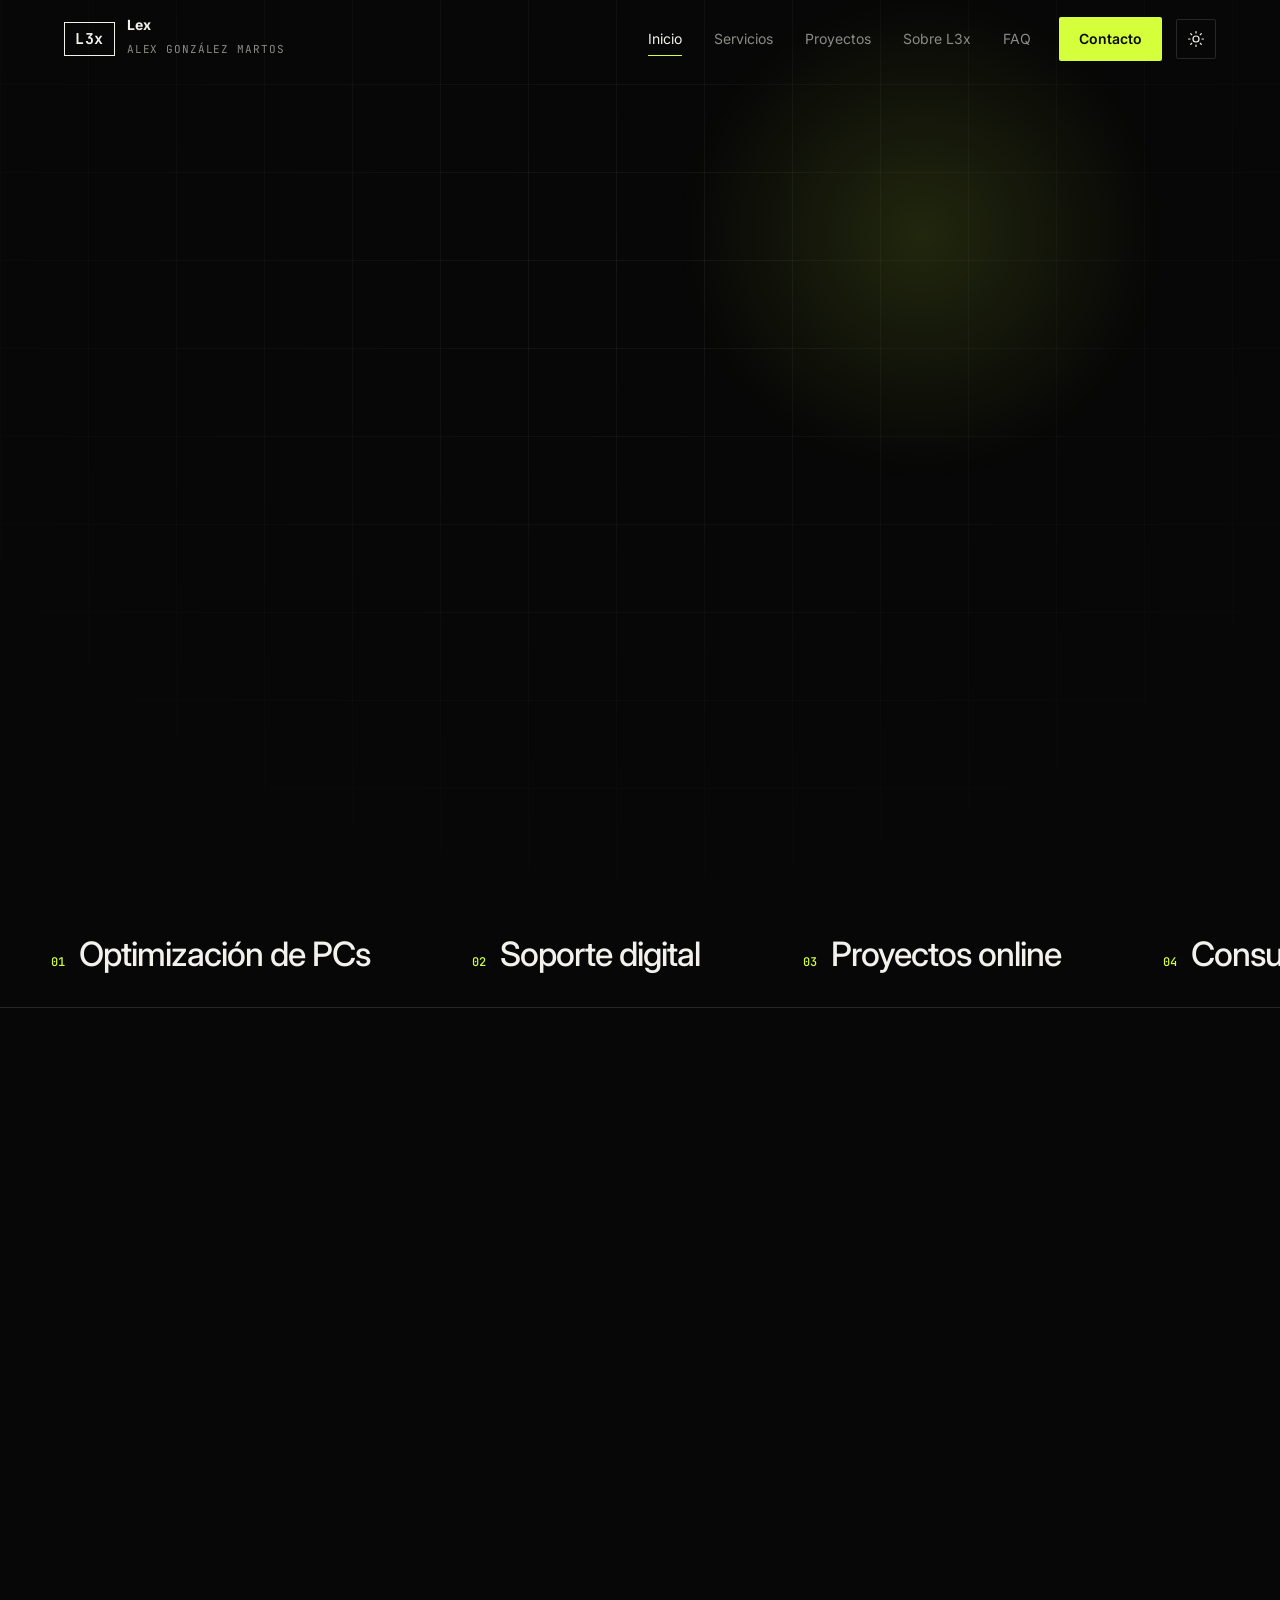
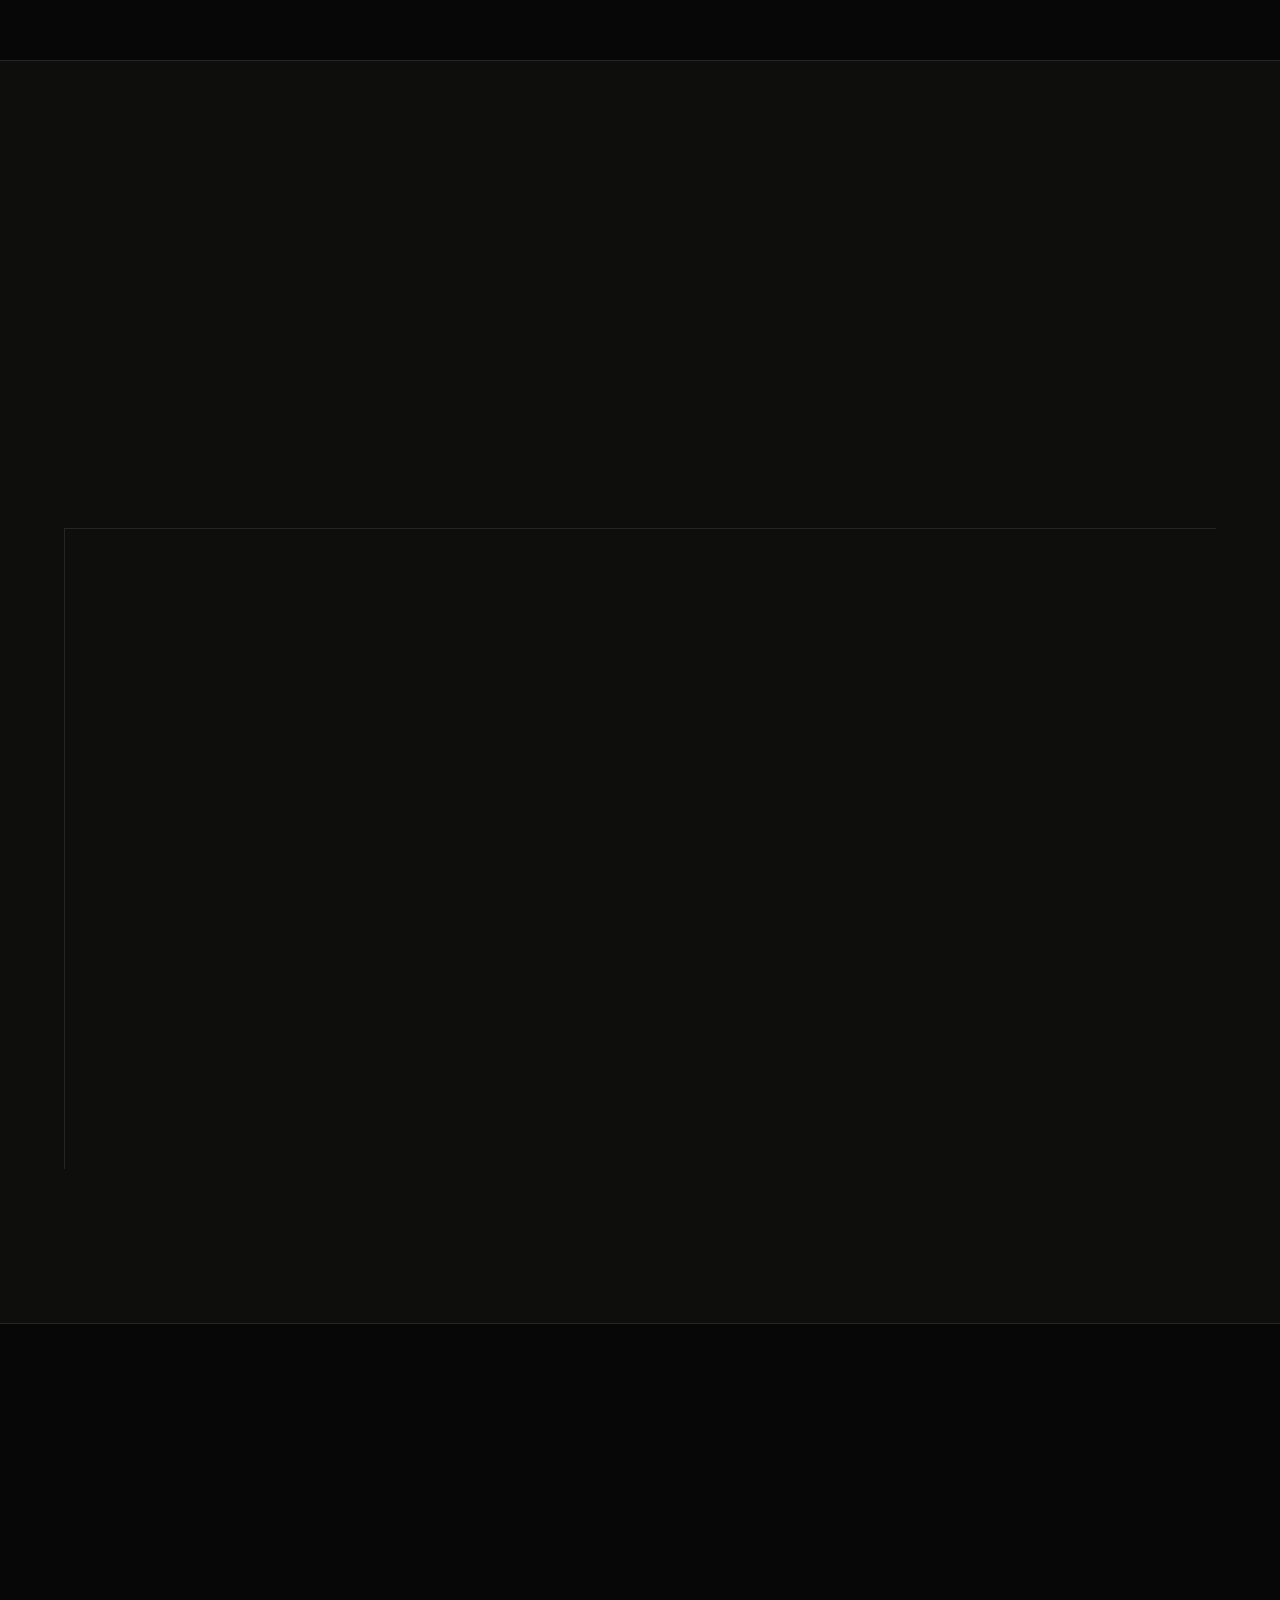
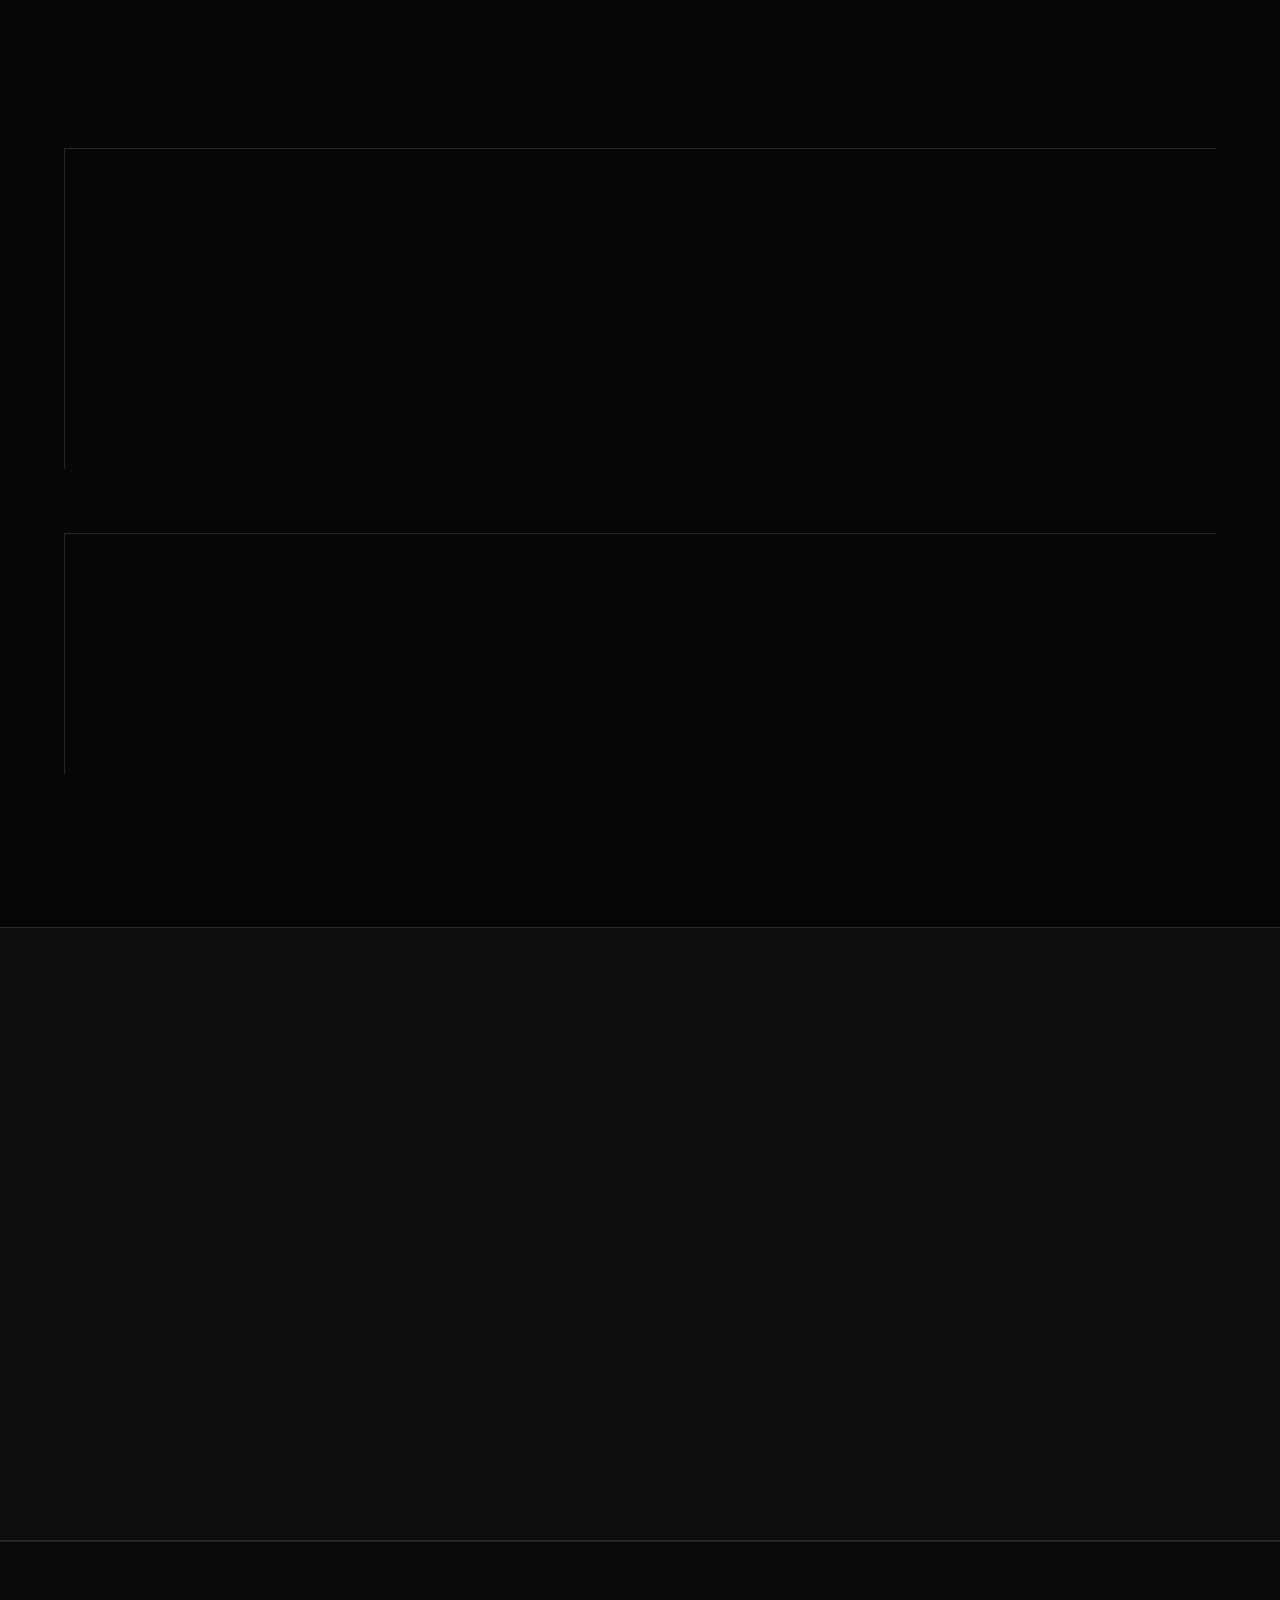
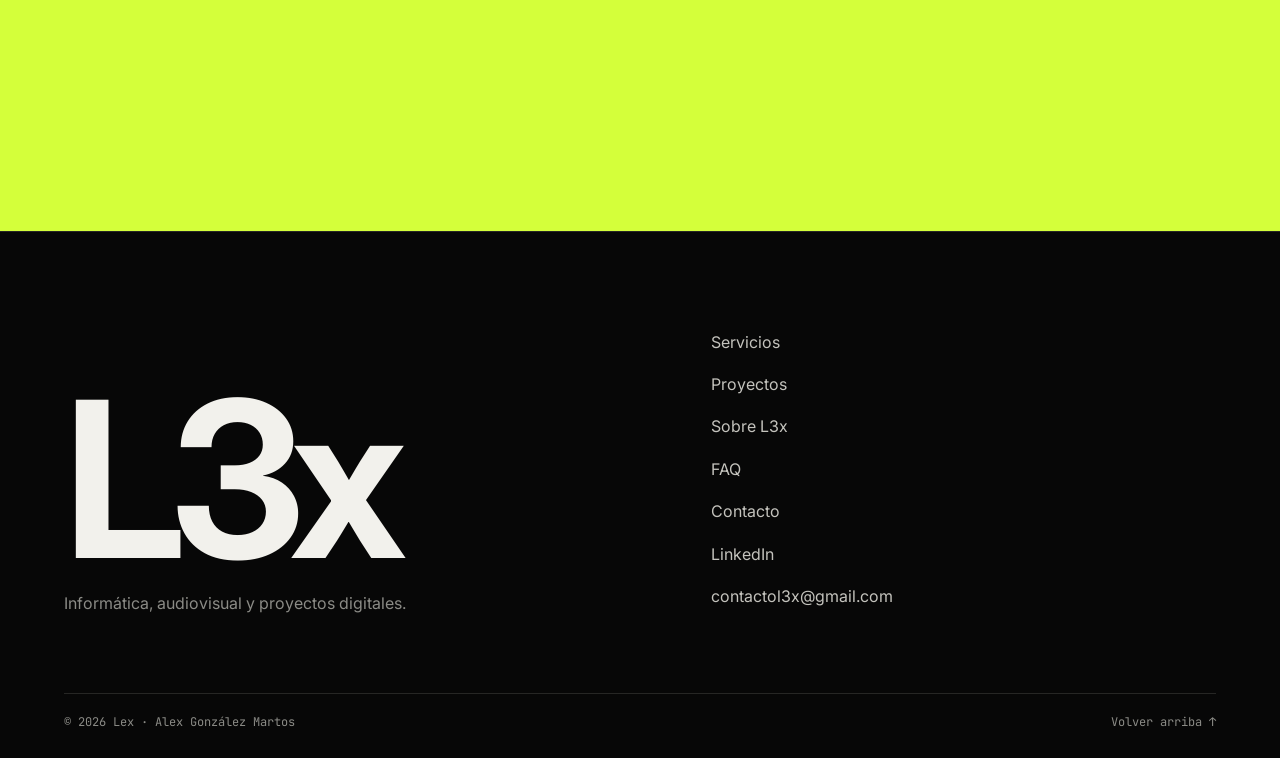
<file: index.html>
<!DOCTYPE html>
<html lang="es">
<head>
  <meta charset="UTF-8" />
  <meta name="viewport" content="width=device-width, initial-scale=1.0, viewport-fit=cover" />
  <title>L3x | Alex Gonz&aacute;lez Martos</title>
  <meta name="description" content="Web personal de Lex (Alex González Martos): informática, creatividad y audiovisual, optimización de PCs, soporte digital y proyectos online." />
  <meta name="theme-color" content="#070707" />
  <link rel="canonical" href="https://l3xatm.github.io/l3xssj.github.io/" />
  <link rel="icon" href="assets/img/favicon.svg" type="image/svg+xml" />
  <meta property="og:type" content="website" />
  <meta property="og:site_name" content="L3x" />
  <meta property="og:locale" content="es_ES" />
  <meta property="og:title" content="L3x | Alex Gonz&aacute;lez Martos" />
  <meta property="og:description" content="Web personal de Lex (Alex González Martos): informática, creatividad y audiovisual, optimización de PCs, soporte digital y proyectos online." />
  <meta property="og:url" content="https://l3xatm.github.io/l3xssj.github.io/" />
  <meta name="twitter:card" content="summary" />
  <meta name="twitter:title" content="L3x | Alex Gonz&aacute;lez Martos" />
  <meta name="twitter:description" content="Web personal de Lex (Alex González Martos): informática, creatividad y audiovisual, optimización de PCs, soporte digital y proyectos online." />
  <script>(function(r,s){r.classList.add("js");try{s=localStorage.getItem("l3x-theme")}catch(e){}r.dataset.theme=s==="light"?"light":"dark";try{if(!sessionStorage.getItem("l3x")){r.classList.add("is-intro");sessionStorage.setItem("l3x","1")}}catch(e){}})(document.documentElement)</script>
  <link rel="preconnect" href="https://fonts.googleapis.com" />
  <link rel="preconnect" href="https://fonts.gstatic.com" crossorigin />
  <link href="https://fonts.googleapis.com/css2?family=Inter:wght@400;500;600;700&family=JetBrains+Mono:wght@400;500;600;700&display=swap" rel="stylesheet" />
  <link rel="stylesheet" href="assets/css/styles.css" />
</head>
<body id="top">
  <a class="skip-link" href="#contenido">Saltar al contenido</a>
  <div class="curtain" aria-hidden="true"><span class="curtain-label">L3x</span></div>
  <div class="loader" aria-hidden="true">
    <span class="ld-corner tl"></span><span class="ld-corner tr"></span><span class="ld-corner bl"></span><span class="ld-corner br"></span>
    <span class="ld-tech tl">L3x / Portfolio</span><span class="ld-tech tr">Alex Gonz&aacute;lez Martos</span>
    <span class="ld-tech bl">Soporte t&eacute;cnico &middot; Proyectos online</span><span class="ld-tech br">ES / CA / EN B2</span>
    <div class="ld-center">
      <div class="ld-mark"><span>L3x</span></div>
      <p class="ld-init"><i></i>Iniciando entorno</p>
      <div class="ld-row"><div class="ld-bar"><b></b></div><span class="ld-pct"></span></div>
    </div>
  </div>

  <header class="site-header">
    <nav class="nav" aria-label="Navegaci&oacute;n principal">
      <a class="brand" href="index.html" aria-label="Inicio de L3x">
        <span class="brand-mark">L3x</span>
        <span class="brand-copy"><strong>Lex</strong><small>Alex Gonz&aacute;lez Martos</small></span>
      </a>
      <button class="nav-toggle" type="button" aria-expanded="false" aria-controls="main-menu" aria-label="Abrir men&uacute;"><span></span><span></span><span></span></button>
      <ul class="nav-links" id="main-menu">
        <li><a href="index.html" aria-current="page">Inicio</a></li>
        <li><a href="servicios.html">Servicios</a></li>
        <li><a href="proyectos.html">Proyectos</a></li>
        <li><a href="sobre-l3x.html">Sobre L3x</a></li>
        <li><a href="recursos.html">FAQ</a></li>
        <li><a class="nav-cta" href="contacto.html">Contacto</a></li>
      </ul>
      <button class="theme-toggle" type="button" aria-label="Cambiar a modo claro"><svg viewBox="0 0 24 24" aria-hidden="true"><g class="i-sun"><circle cx="12" cy="12" r="4"/><path d="M12 2v2M12 20v2M2 12h2M20 12h2M4.9 4.9l1.4 1.4M17.7 17.7l1.4 1.4M19.1 4.9l-1.4 1.4M6.3 17.7l-1.4 1.4"/></g><path class="i-moon" d="M20 14.5A8 8 0 0 1 9.5 4a8 8 0 1 0 10.5 10.5z"/></svg></button>
    </nav>
  </header>

  <main id="contenido">
    <section class="hero section-bleed" aria-labelledby="hero-title">
      <div class="container hero-grid">
        <div class="hero-copy reveal">
          <p class="eyebrow">Lex / inform&aacute;tica / creatividad</p>
          <h1 id="hero-title">Soy Lex: inform&aacute;tica, creatividad y proyectos propios.</h1>
          <p class="hero-text">Soy Alex González Martos, tengo 22 años y vivo en Barcelona. Estudié sistemas informáticos y también vídeo y sonido, y me muevo entre las dos cosas: arreglar y optimizar PCs, montar webs y servidores de Discord, editar vídeo y crear proyectos digitales.</p>
          <div class="hero-actions" aria-label="Acciones principales">
            <a class="button button-dark" href="contacto.html">Solicitar soporte</a>
            <a class="button button-light" href="proyectos.html">Ver proyectos</a>
          </div>
        </div>

        <aside class="system-panel reveal" aria-label="Resumen tecnico de L3x">
          <div class="panel-top">
            <span>STATUS</span>
            <strong>AVAILABLE</strong>
          </div>
          <div class="terminal-lines" aria-hidden="true">
            <span>&gt; diagnostic.scan()</span>
            <span>&gt; bottleneck.detected: true</span>
            <span>&gt; solution.path: clear</span>
            <span>&gt; execution.mode: calm</span>
          </div>
          <dl class="panel-metrics">
            <div>
              <dt>Focus</dt>
              <dd>IT + Audiovisual</dd>
            </div>
            <div>
              <dt>Mindset</dt>
              <dd>Autodidacta</dd>
            </div>
            <div>
              <dt>Languages</dt>
              <dd>ES / CA / EN B2</dd>
            </div>
          </dl>
        </aside>
      </div>
    </section>

    <section class="signal-strip" aria-label="Resumen de servicios">
      <div class="container signal-grid">
        <div>
          <span>01</span>
          <strong>Optimizaci&oacute;n de PCs</strong>
        </div>
        <div>
          <span>02</span>
          <strong>Soporte digital</strong>
        </div>
        <div>
          <span>03</span>
          <strong>Proyectos online</strong>
        </div>
        <div>
          <span>04</span>
          <strong>Consultor&iacute;a t&eacute;cnica</strong>
        </div>
      </div>
    </section>

    <section class="section" id="manifiesto">
      <div class="container split">
        <div class="section-heading reveal">
          <p class="eyebrow">Manifiesto</p>
          <h2>La tecnolog&iacute;a debe ser estable, comprensible y realmente &uacute;til.</h2>
        </div>
        <div class="content-stack reveal">
          <p>
            Mi relaci&oacute;n con la inform&aacute;tica nace de una idea sencilla: entender c&oacute;mo funcionan las cosas
            para poder mejorarlas. Desde la optimizaci&oacute;n de un PC hasta la creaci&oacute;n de un proyecto online,
            trabajo con una mentalidad pr&aacute;ctica, anal&iacute;tica y ordenada.
          </p>
          <p>No creo en soluciones improvisadas. Creo en observar, diagnosticar, mantener la calma y aplicar cambios que tengan sentido. Y cuando no hay nada que arreglar, me gusta crear: vídeo, webs, servidores de Discord, ideas que empiezan siendo una pregunta. L3x es mi sitio en Internet para juntar las dos cosas.</p>
        </div>
      </div>
    </section>

    <section class="section section-dark" id="servicios">
      <div class="container">
        <div class="section-heading reveal">
          <p class="eyebrow">Servicios destacados</p>
          <h2>Soluciones para mejorar tu entorno digital.</h2>
          <p>
            Servicios pensados para personas, creadores y peque&ntilde;os proyectos que necesitan rendimiento,
            estabilidad y una ejecuci&oacute;n t&eacute;cnica m&aacute;s clara.
          </p>
        </div>

        <div class="service-grid reveal">
          <article class="service-card">
            <span>01</span>
            <h3>Optimizaci&oacute;n de hardware y software</h3>
            <p>Revisi&oacute;n de rendimiento, procesos, drivers, almacenamiento, configuraci&oacute;n del sistema y posibles cuellos de botella.</p>
            <a href="servicios.html#optimizacion">Explorar servicio</a>
          </article>
          <article class="service-card">
            <span>02</span>
            <h3>Soporte de soluciones digitales</h3>
            <p>Acompa&ntilde;amiento para resolver incidencias, configurar herramientas y ordenar flujos de trabajo digitales.</p>
            <a href="servicios.html#soporte">Explorar servicio</a>
          </article>
          <article class="service-card">
            <span>03</span>
            <h3>Creaci&oacute;n de proyectos online</h3>
            <p>Estructura, publicaci&oacute;n y mejora de webs personales, recursos digitales y presencia online funcional.</p>
            <a href="servicios.html#online">Explorar servicio</a>
          </article>
          <article class="service-card">
            <span>04</span>
            <h3>Consultor&iacute;a t&eacute;cnica</h3>
            <p>Orientaci&oacute;n para elegir componentes, mejorar equipos y tomar decisiones tecnol&oacute;gicas con m&aacute;s seguridad.</p>
            <a href="servicios.html#consultoria">Explorar servicio</a>
          </article>
        </div>
      </div>
    </section>

    <section class="section" id="habilidades">
      <div class="container">
        <div class="section-heading reveal">
          <p class="eyebrow">Dos mitades</p>
          <h2>Informática por un lado, creatividad y audiovisual por el otro.</h2>
        </div>
        <div class="service-grid reveal">
          <article class="service-card">
            <span>Ins Lliçà</span>
            <h3>Técnico en Sistemas Microinformáticos y Redes</h3>
            <p>Hardware, redes, Linux, Ubuntu, reparación y mantenimiento de PCs, backups y bases de datos. La parte con la que arreglo, optimizo y entiendo cómo funcionan las cosas.</p>
            <a href="sobre-l3x.html#formacion">Ver formación</a>
          </article>
          <article class="service-card">
            <span>La Salle Barceloneta</span>
            <h3>Técnico en Vídeo Disc-Jockey y Sonido</h3>
            <p>Edición de vídeo, imagen y audio con Premiere, After Effects, Photoshop, GIMP y Sony Vegas. La parte con la que creo.</p>
            <a href="sobre-l3x.html#formacion">Ver formación</a>
          </article>
        </div>
        <div class="feature-grid reveal">
          <article class="feature"><h3>Curioso</h3><p>Me gusta entender cómo funcionan las cosas antes de tocarlas.</p></article>
          <article class="feature"><h3>Autodidacta</h3><p>Aprendo por mi cuenta y pruebo herramientas nuevas hasta entenderlas de verdad.</p></article>
          <article class="feature"><h3>Resolutivo</h3><p>Si algo falla, busco el origen en vez de quedarme con la primera respuesta.</p></article>
          <article class="feature"><h3>Con iniciativa</h3><p>Empiezo proyectos propios aunque aún no sepa cómo terminan: webs, Discord, herramientas digitales.</p></article>
        </div>
      </div>
    </section>

    <section class="section section-dark" id="intereses">
      <div class="container split">
        <div class="section-heading reveal">
          <p class="eyebrow">Fuera del código</p>
          <h2>Lo que me mueve cuando no estoy configurando algo.</h2>
        </div>
        <div class="content-stack reveal">
          <p>Me gustan los coches, las motos y el simracing, los videojuegos en PC, el techno, la fotografía y viajar. Soy muy del Atlético de Madrid y muy fan de Kuromi.</p>
          <ul class="tags" aria-label="Intereses"><li>Tecnología</li><li>Informática</li><li>PC gaming</li><li>Videojuegos</li><li>Simracing</li><li>Coches</li><li>Motos</li><li>Motorsport</li><li>Música</li><li>Techno</li><li>Fotografía</li><li>Audiovisual</li><li>Viajes</li><li>Geografía</li><li>Internet</li><li>Comunidades online</li></ul>
          <div class="button-row"><a class="button button-light" href="sobre-l3x.html#intereses">Conocerme mejor</a></div>
        </div>
      </div>
    </section>

    <section class="section section-muted" id="proyectos">
      <div class="container project-callout">
        <div class="section-heading reveal">
          <p class="eyebrow">Proyectos &amp; GitHub</p>
          <h2>Un espacio para experimentar, construir y evolucionar.</h2>
          <p>
            Mis proyectos muestran mi forma de aprender: probar herramientas, crear estructuras, publicar ideas y
            mejorar cada entrega con criterio t&eacute;cnico y visual.
          </p>
        </div>
        <div class="project-box reveal">
          <span>Repositorio actual</span>
          <strong>l3xatm.github.io</strong>
          <p>Explora proyectos online, avances y pruebas publicadas.</p>
          <div class="button-row">
            <a class="button button-dark" href="proyectos.html">Ver portfolio</a>
            <a class="button button-light" href="https://l3xatm.github.io/l3xssj.github.io/" target="_blank" rel="noreferrer">Abrir enlace externo</a>
          </div>
        </div>
      </div>
    </section>

    <section class="section" id="faq">
      <div class="container split">
        <div class="section-heading reveal">
          <p class="eyebrow">FAQ</p>
          <h2>Preguntas frecuentes antes de pedir soporte.</h2>
        </div>
        <div class="faq-list reveal">
          <details>
            <summary>&iquest;Puedes ayudarme si mi PC va lento?</summary>
            <p>S&iacute;. Puedo revisar procesos, almacenamiento, drivers, configuraci&oacute;n y posibles causas de bajo rendimiento para proponer mejoras concretas.</p>
          </details>
          <details>
            <summary>&iquest;La optimizaci&oacute;n implica formatear?</summary>
            <p>No necesariamente. Primero se analiza el problema. Muchas mejoras se pueden aplicar sin reinstalar el sistema completo.</p>
          </details>
          <details>
            <summary>&iquest;Recomiendas componentes o mejoras de hardware?</summary>
            <p>S&iacute;. Puedo orientar sobre RAM, almacenamiento, gr&aacute;fica, refrigeraci&oacute;n u otros componentes seg&uacute;n uso y presupuesto.</p>
          </details>
          <details>
            <summary>&iquest;Trabajas con proyectos online?</summary>
            <p>S&iacute;. Puedo colaborar en p&aacute;ginas personales, recursos digitales, estructura web, publicaci&oacute;n de proyectos y soporte relacionado.</p>
          </details>
        </div>
      </div>
    </section>

    <section class="section section-dark cta-section">
      <div class="container cta-grid reveal">
        <div>
          <p class="eyebrow">Contacto</p>
          <h2>Hablemos de c&oacute;mo mejorar tu entorno tecnol&oacute;gico.</h2>
        </div>
        <div>
          <p>Si necesitas optimizar tu PC, resolver una incidencia o dar forma a un proyecto digital, escríbeme directamente. Y si solo quieres conocerme mejor o comentar una idea, también.</p>
          <div class="button-row">
            <a class="button button-light-on-dark" href="mailto:contactol3x@gmail.com">contactol3x@gmail.com</a>
            <a class="button button-outline-on-dark" href="tel:+34683269557">683 26 95 57</a>
            <a class="button button-outline-on-dark" href="https://www.linkedin.com/in/alex-gonz%C3%A1lez-martos-838162229/" target="_blank" rel="noopener noreferrer">LinkedIn</a>
          </div>
        </div>
      </div>
    </section>
  </main>

  <footer class="site-footer">
    <div class="container footer-grid">
      <div><strong>L3x</strong><p>Inform&aacute;tica, audiovisual y proyectos digitales.</p></div>
      <nav aria-label="Navegaci&oacute;n secundaria">
        <a href="servicios.html">Servicios</a>
        <a href="proyectos.html">Proyectos</a>
        <a href="sobre-l3x.html">Sobre L3x</a>
        <a href="recursos.html">FAQ</a>
        <a href="contacto.html">Contacto</a>
        <a href="https://www.linkedin.com/in/alex-gonz%C3%A1lez-martos-838162229/" target="_blank" rel="noopener noreferrer">LinkedIn</a>
        <a href="mailto:contactol3x@gmail.com">contactol3x@gmail.com</a>
      </nav>
    </div>
    <div class="container footer-base"><span>&copy; <span data-year>2026</span> Lex &middot; Alex Gonz&aacute;lez Martos</span><a href="#top">Volver arriba &uarr;</a></div>
  </footer>

  <script src="assets/js/main.js"></script>
</body>
</html>
</file>
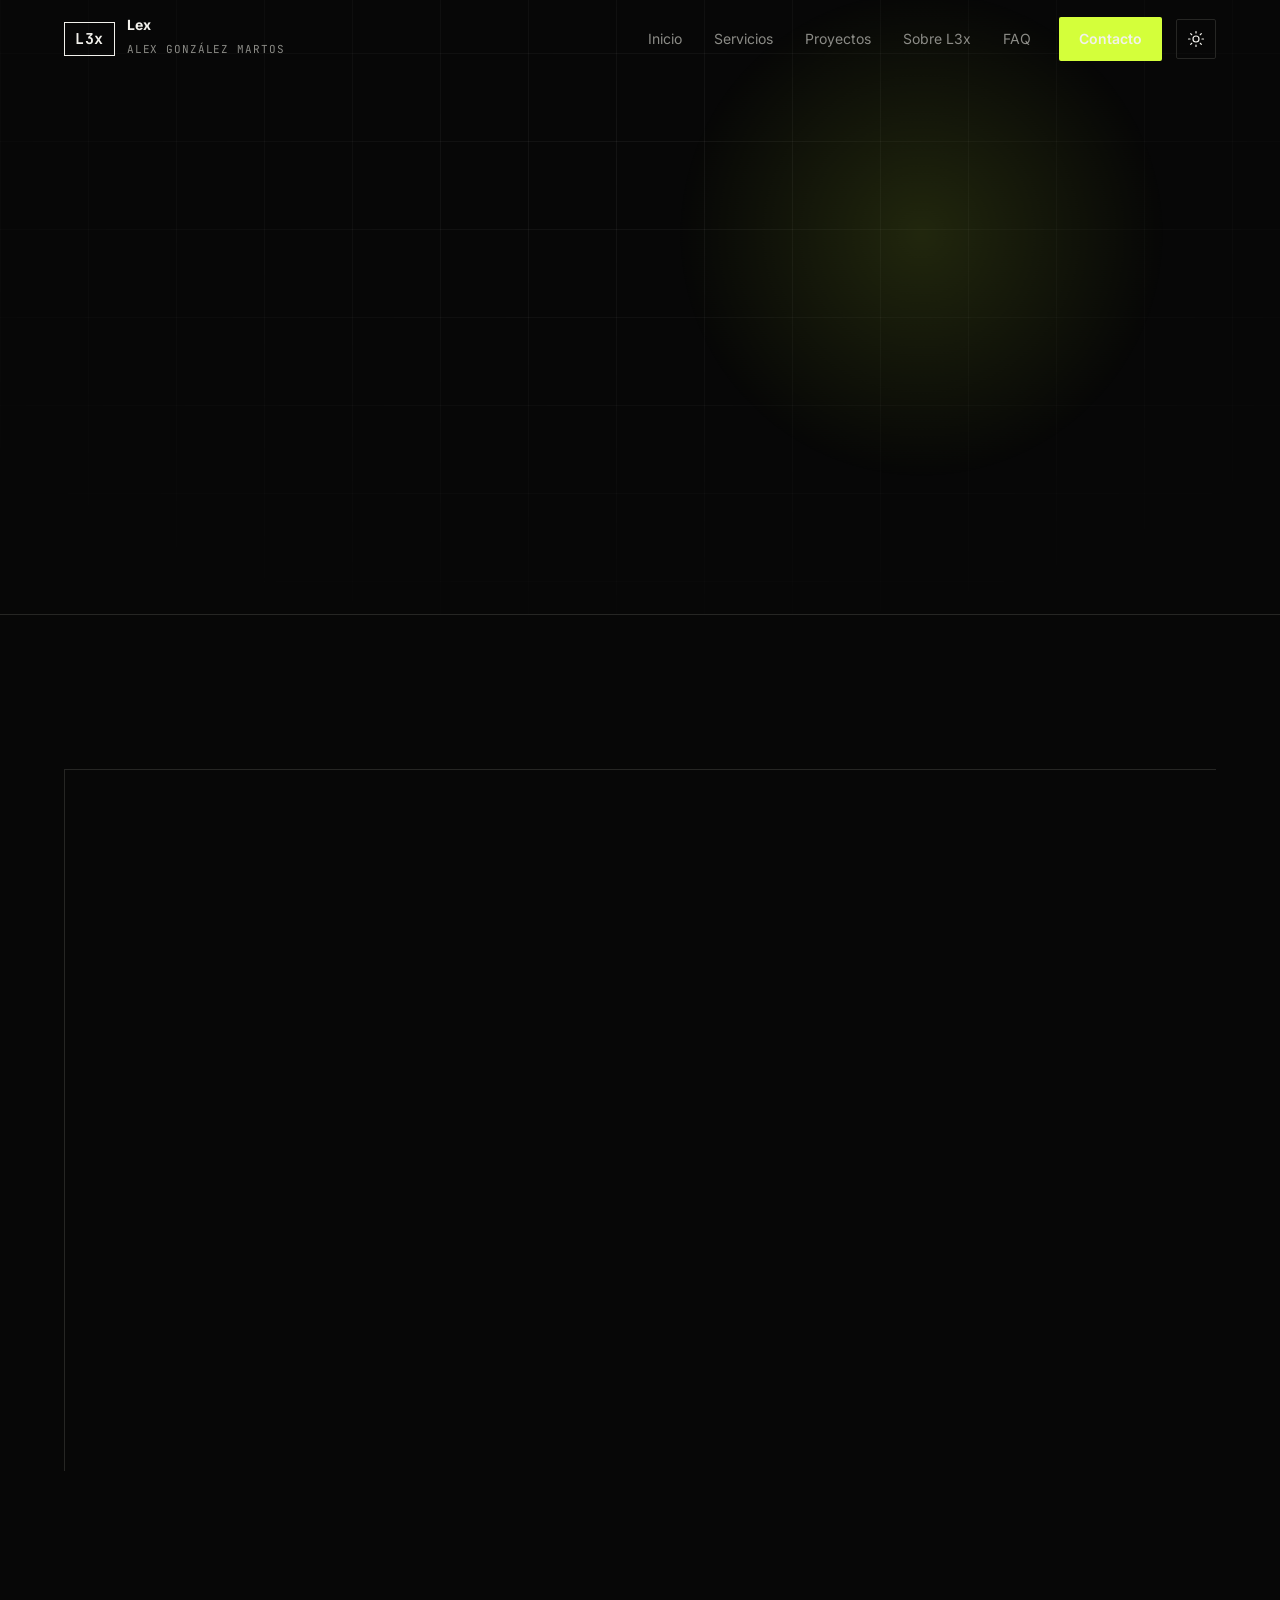
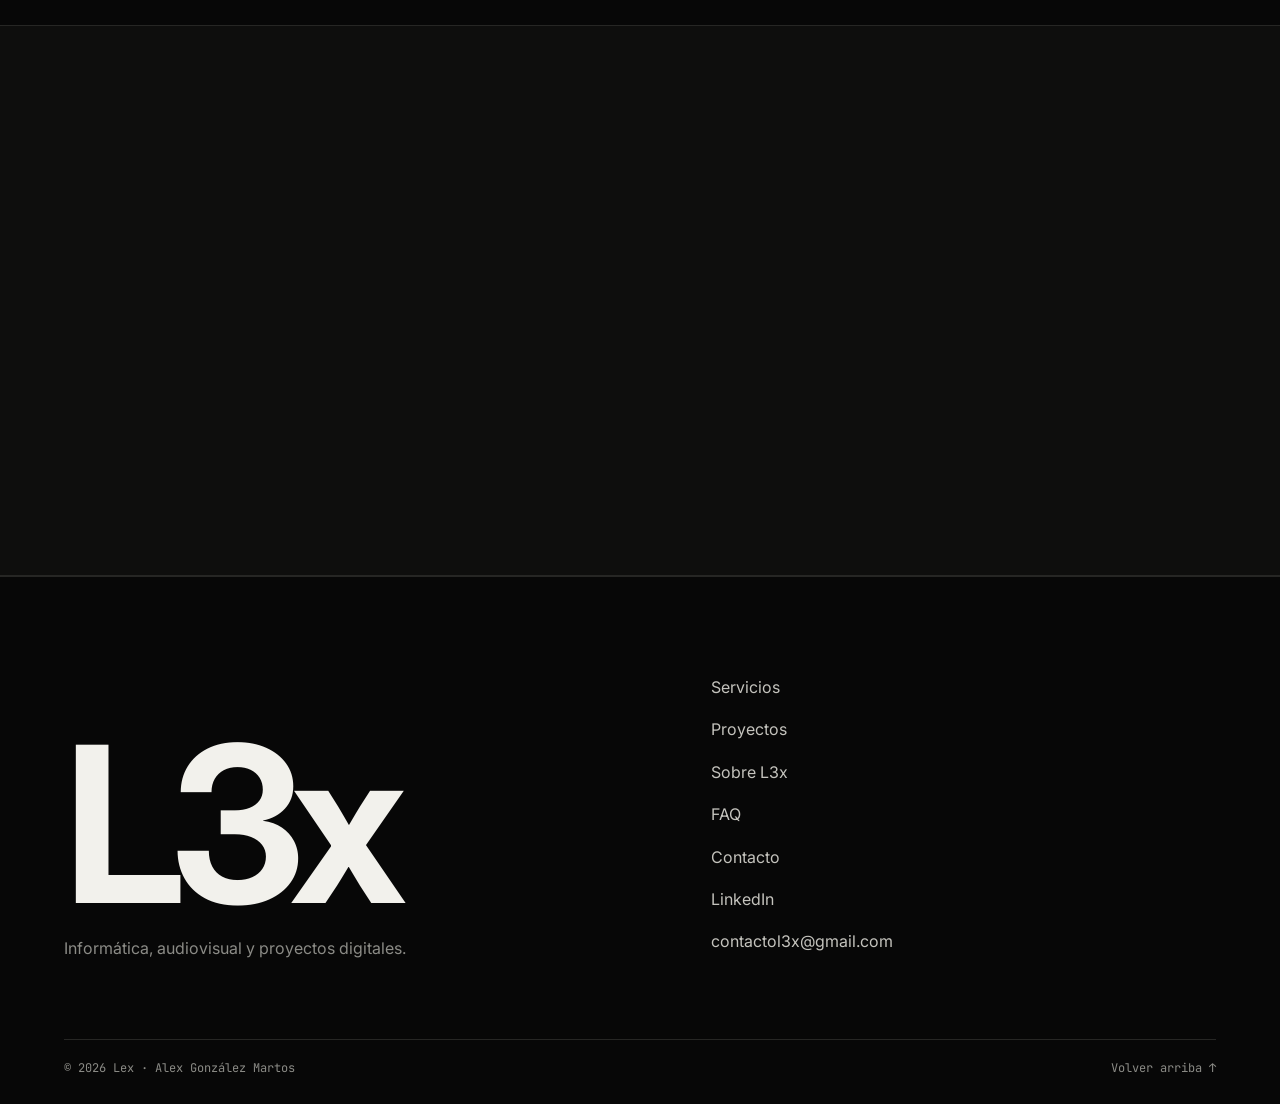
<file: contacto.html>
<!DOCTYPE html>
<html lang="es">
<head>
  <meta charset="UTF-8" />
  <meta name="viewport" content="width=device-width, initial-scale=1.0, viewport-fit=cover" />
  <title>Contacto | L3x</title>
  <meta name="description" content="Contacto de L3x: soporte técnico, optimizacion de PCs y proyectos digitales." />
  <meta name="theme-color" content="#070707" />
  <link rel="canonical" href="https://l3xatm.github.io/l3xssj.github.io/contacto.html" />
  <link rel="icon" href="assets/img/favicon.svg" type="image/svg+xml" />
  <meta property="og:type" content="website" />
  <meta property="og:site_name" content="L3x" />
  <meta property="og:locale" content="es_ES" />
  <meta property="og:title" content="Contacto | L3x" />
  <meta property="og:description" content="Contacto de L3x: soporte técnico, optimizacion de PCs y proyectos digitales." />
  <meta property="og:url" content="https://l3xatm.github.io/l3xssj.github.io/contacto.html" />
  <meta name="twitter:card" content="summary" />
  <meta name="twitter:title" content="Contacto | L3x" />
  <meta name="twitter:description" content="Contacto de L3x: soporte técnico, optimizacion de PCs y proyectos digitales." />
  <script>(function(r,s){r.classList.add("js");try{s=localStorage.getItem("l3x-theme")}catch(e){}r.dataset.theme=s==="light"?"light":"dark";try{if(!sessionStorage.getItem("l3x")){r.classList.add("is-intro");sessionStorage.setItem("l3x","1")}}catch(e){}})(document.documentElement)</script>
  <link rel="preconnect" href="https://fonts.googleapis.com" />
  <link rel="preconnect" href="https://fonts.gstatic.com" crossorigin />
  <link href="https://fonts.googleapis.com/css2?family=Inter:wght@400;500;600;700&family=JetBrains+Mono:wght@400;500;600;700&display=swap" rel="stylesheet" />
  <link rel="stylesheet" href="assets/css/styles.css" />
</head>
<body id="top">
  <a class="skip-link" href="#contenido">Saltar al contenido</a>
  <div class="curtain" aria-hidden="true"><span class="curtain-label">Contacto</span></div>
  <div class="loader" aria-hidden="true">
    <span class="ld-corner tl"></span><span class="ld-corner tr"></span><span class="ld-corner bl"></span><span class="ld-corner br"></span>
    <span class="ld-tech tl">L3x / Portfolio</span><span class="ld-tech tr">Alex Gonz&aacute;lez Martos</span>
    <span class="ld-tech bl">Soporte t&eacute;cnico &middot; Proyectos online</span><span class="ld-tech br">ES / CA / EN B2</span>
    <div class="ld-center">
      <div class="ld-mark"><span>L3x</span></div>
      <p class="ld-init"><i></i>Iniciando entorno</p>
      <div class="ld-row"><div class="ld-bar"><b></b></div><span class="ld-pct"></span></div>
    </div>
  </div>

  <header class="site-header">
    <nav class="nav" aria-label="Navegaci&oacute;n principal">
      <a class="brand" href="index.html" aria-label="Inicio de L3x">
        <span class="brand-mark">L3x</span>
        <span class="brand-copy"><strong>Lex</strong><small>Alex Gonz&aacute;lez Martos</small></span>
      </a>
      <button class="nav-toggle" type="button" aria-expanded="false" aria-controls="main-menu" aria-label="Abrir men&uacute;"><span></span><span></span><span></span></button>
      <ul class="nav-links" id="main-menu">
        <li><a href="index.html">Inicio</a></li>
        <li><a href="servicios.html">Servicios</a></li>
        <li><a href="proyectos.html">Proyectos</a></li>
        <li><a href="sobre-l3x.html">Sobre L3x</a></li>
        <li><a href="recursos.html">FAQ</a></li>
        <li><a class="nav-cta" href="contacto.html" aria-current="page">Contacto</a></li>
      </ul>
      <button class="theme-toggle" type="button" aria-label="Cambiar a modo claro"><svg viewBox="0 0 24 24" aria-hidden="true"><g class="i-sun"><circle cx="12" cy="12" r="4"/><path d="M12 2v2M12 20v2M2 12h2M20 12h2M4.9 4.9l1.4 1.4M17.7 17.7l1.4 1.4M19.1 4.9l-1.4 1.4M6.3 17.7l-1.4 1.4"/></g><path class="i-moon" d="M20 14.5A8 8 0 0 1 9.5 4a8 8 0 1 0 10.5 10.5z"/></svg></button>
    </nav>
  </header>

  <main id="contenido">
    <section class="page-hero section-bleed">
      <div class="container narrow reveal">
        <p class="eyebrow">Contacto</p>
        <h1>Cu&eacute;ntame qu&eacute; necesitas resolver.</h1>
        <p>
          Escr&iacute;beme con el problema, el equipo, el proyecto o la idea. Te responder&eacute; con una primera orientaci&oacute;n
          clara y accionable.
        </p>
      </div>
    </section>

    <section class="section">
      <div class="container contact-grid">
        <div class="contact-card reveal">
          <span>Email</span>
          <h2>contactol3x@gmail.com</h2>
          <p>La mejor opci&oacute;n para explicar el contexto con detalle.</p>
          <a class="button button-dark" href="mailto:contactol3x@gmail.com">Enviar email</a>
        </div>
        <div class="contact-card reveal">
          <span>Tel&eacute;fono</span>
          <h2>683 26 95 57</h2>
          <p>Contacto directo para consultas concretas o disponibilidad.</p>
          <a class="button button-light" href="tel:+34683269557">Llamar</a>
        </div>
        <div class="contact-card wide reveal">
          <span>LinkedIn</span>
          <h2>Alex González Martos</h2>
          <p>Mi perfil profesional, por si prefieres conectar o echarle un vistazo.</p>
          <a class="button button-light" href="https://www.linkedin.com/in/alex-gonz%C3%A1lez-martos-838162229/" target="_blank" rel="noopener noreferrer">Ver perfil</a>
        </div>
      </div>
    </section>

    <section class="section section-dark">
      <div class="container split">
        <div class="section-heading reveal">
          <p class="eyebrow">Para responder mejor</p>
          <h2>Incluye estos datos en tu mensaje.</h2>
        </div>
        <div class="content-stack reveal">
          <ul class="clean-list">
            <li>Tipo de equipo, sistema operativo o herramienta implicada.</li>
            <li>Qu&eacute; problema aparece y desde cu&aacute;ndo ocurre.</li>
            <li>Qu&eacute; has intentado ya, si has probado alguna soluci&oacute;n.</li>
            <li>Objetivo final: optimizar, reparar, decidir compra o crear proyecto.</li>
          </ul>
        </div>
      </div>
    </section>
  </main>

  <footer class="site-footer">
    <div class="container footer-grid">
      <div><strong>L3x</strong><p>Inform&aacute;tica, audiovisual y proyectos digitales.</p></div>
      <nav aria-label="Navegaci&oacute;n secundaria">
        <a href="servicios.html">Servicios</a>
        <a href="proyectos.html">Proyectos</a>
        <a href="sobre-l3x.html">Sobre L3x</a>
        <a href="recursos.html">FAQ</a>
        <a href="contacto.html">Contacto</a>
        <a href="https://www.linkedin.com/in/alex-gonz%C3%A1lez-martos-838162229/" target="_blank" rel="noopener noreferrer">LinkedIn</a>
        <a href="mailto:contactol3x@gmail.com">contactol3x@gmail.com</a>
      </nav>
    </div>
    <div class="container footer-base"><span>&copy; <span data-year>2026</span> Lex &middot; Alex Gonz&aacute;lez Martos</span><a href="#top">Volver arriba &uarr;</a></div>
  </footer>

  <script src="assets/js/main.js"></script>
</body>
</html>
</file>
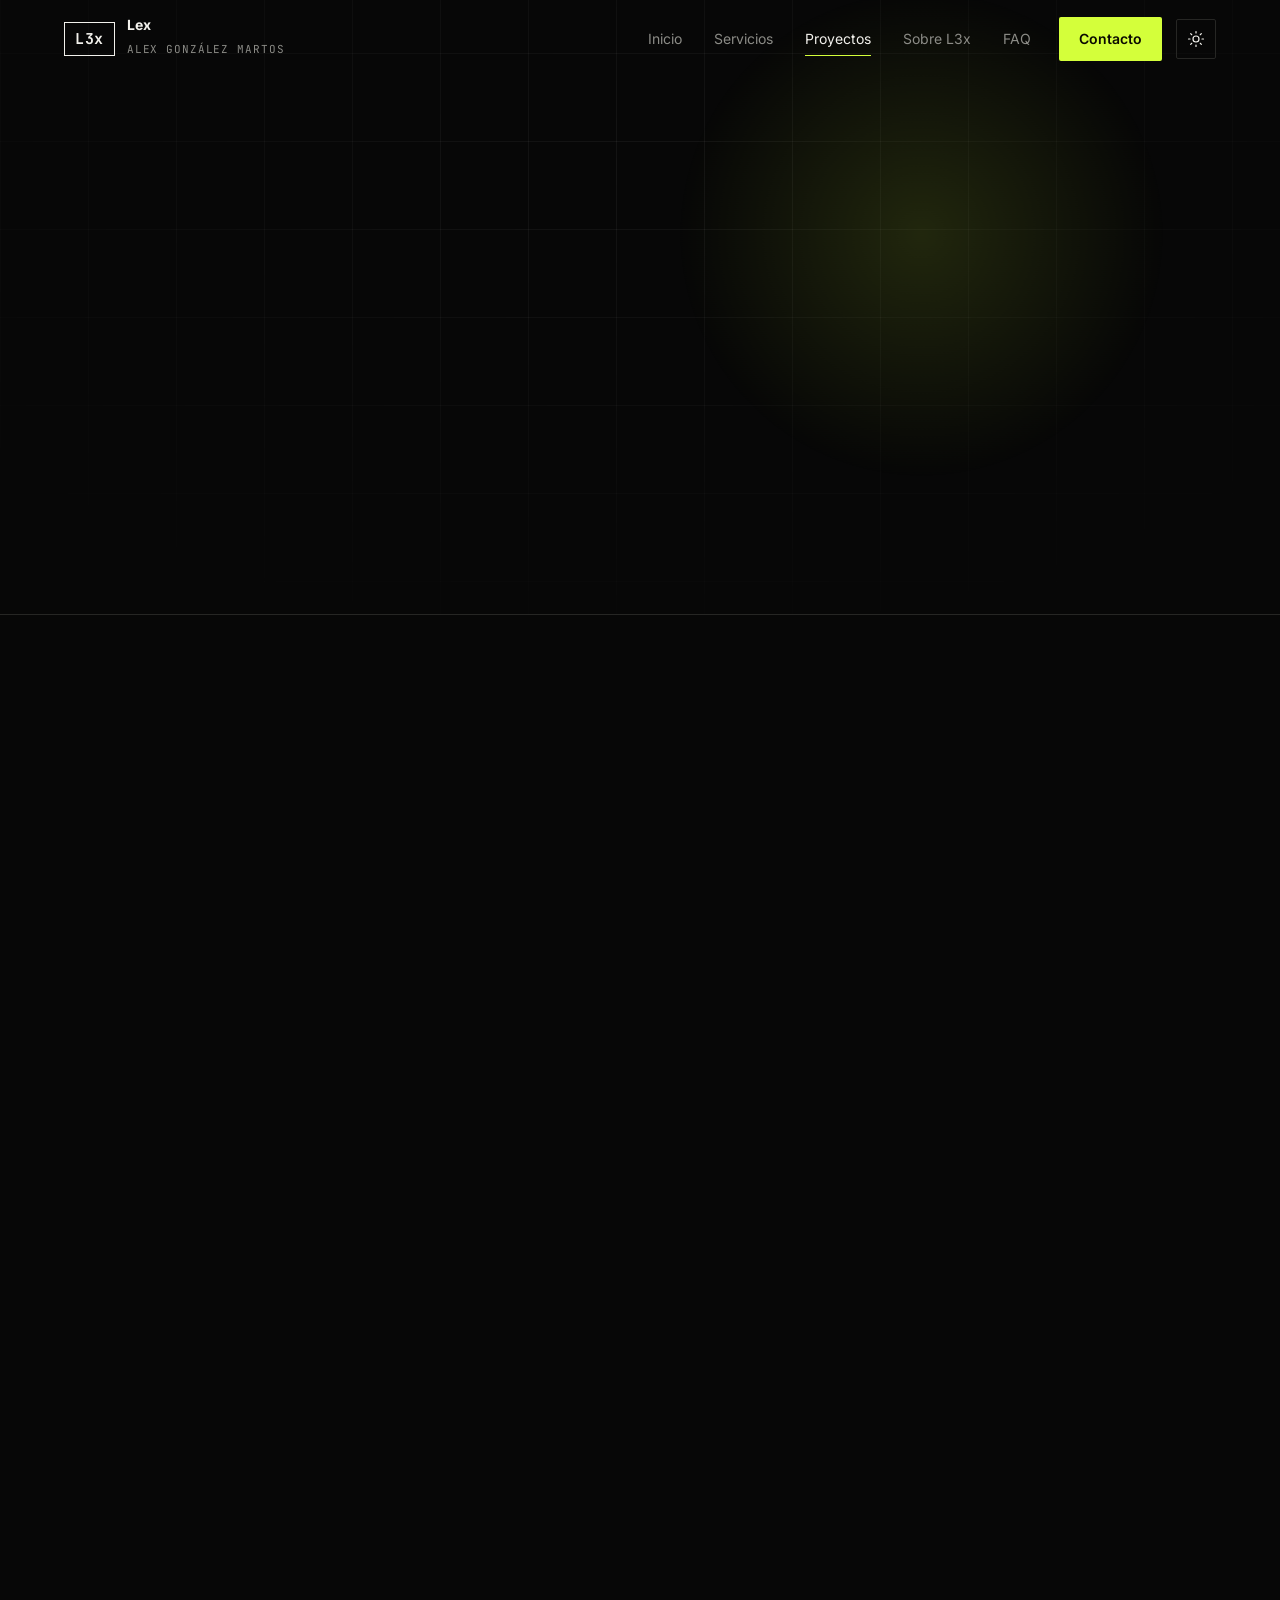
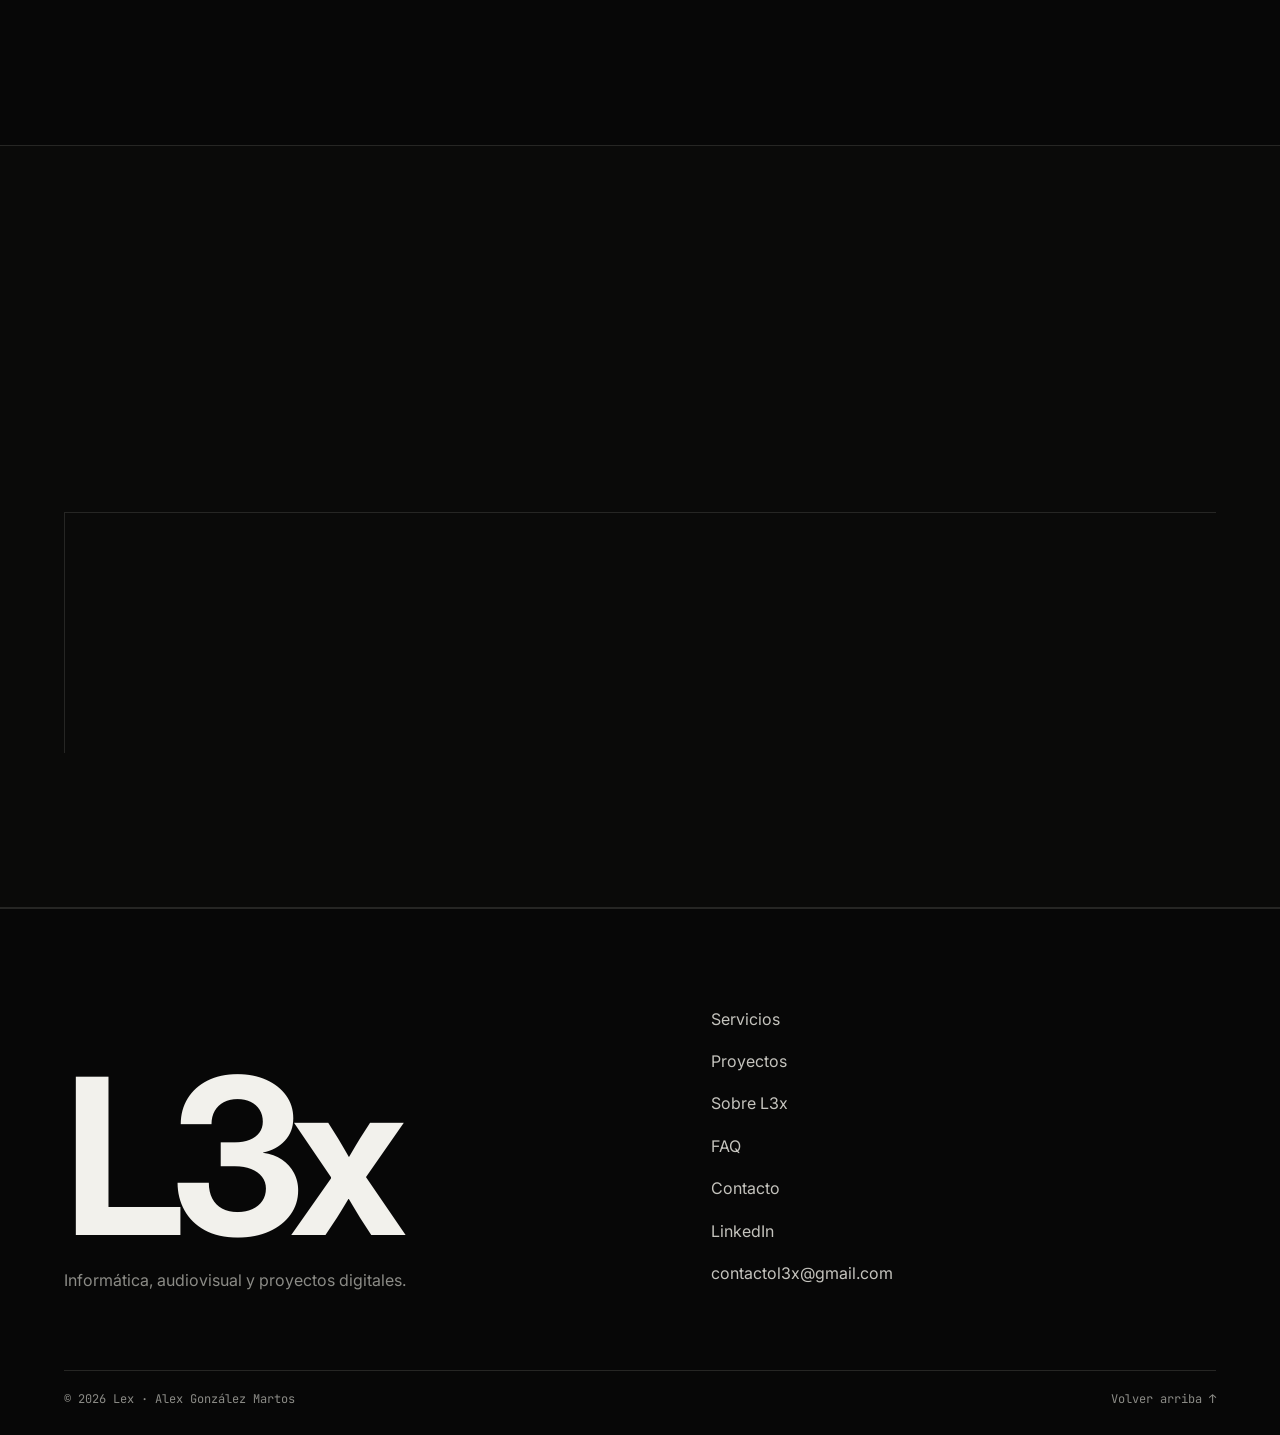
<file: proyectos.html>
<!DOCTYPE html>
<html lang="es">
<head>
  <meta charset="UTF-8" />
  <meta name="viewport" content="width=device-width, initial-scale=1.0, viewport-fit=cover" />
  <title>Proyectos | L3x</title>
  <meta name="description" content="Proyectos online de L3x, portfolio técnico y experimentación digital." />
  <meta name="theme-color" content="#070707" />
  <link rel="canonical" href="https://l3xatm.github.io/l3xssj.github.io/proyectos.html" />
  <link rel="icon" href="assets/img/favicon.svg" type="image/svg+xml" />
  <meta property="og:type" content="website" />
  <meta property="og:site_name" content="L3x" />
  <meta property="og:locale" content="es_ES" />
  <meta property="og:title" content="Proyectos | L3x" />
  <meta property="og:description" content="Proyectos online de L3x, portfolio técnico y experimentación digital." />
  <meta property="og:url" content="https://l3xatm.github.io/l3xssj.github.io/proyectos.html" />
  <meta name="twitter:card" content="summary" />
  <meta name="twitter:title" content="Proyectos | L3x" />
  <meta name="twitter:description" content="Proyectos online de L3x, portfolio técnico y experimentación digital." />
  <script>(function(r,s){r.classList.add("js");try{s=localStorage.getItem("l3x-theme")}catch(e){}r.dataset.theme=s==="light"?"light":"dark";try{if(!sessionStorage.getItem("l3x")){r.classList.add("is-intro");sessionStorage.setItem("l3x","1")}}catch(e){}})(document.documentElement)</script>
  <link rel="preconnect" href="https://fonts.googleapis.com" />
  <link rel="preconnect" href="https://fonts.gstatic.com" crossorigin />
  <link href="https://fonts.googleapis.com/css2?family=Inter:wght@400;500;600;700&family=JetBrains+Mono:wght@400;500;600;700&display=swap" rel="stylesheet" />
  <link rel="stylesheet" href="assets/css/styles.css" />
</head>
<body id="top">
  <a class="skip-link" href="#contenido">Saltar al contenido</a>
  <div class="curtain" aria-hidden="true"><span class="curtain-label">Proyectos</span></div>
  <div class="loader" aria-hidden="true">
    <span class="ld-corner tl"></span><span class="ld-corner tr"></span><span class="ld-corner bl"></span><span class="ld-corner br"></span>
    <span class="ld-tech tl">L3x / Portfolio</span><span class="ld-tech tr">Alex Gonz&aacute;lez Martos</span>
    <span class="ld-tech bl">Soporte t&eacute;cnico &middot; Proyectos online</span><span class="ld-tech br">ES / CA / EN B2</span>
    <div class="ld-center">
      <div class="ld-mark"><span>L3x</span></div>
      <p class="ld-init"><i></i>Iniciando entorno</p>
      <div class="ld-row"><div class="ld-bar"><b></b></div><span class="ld-pct"></span></div>
    </div>
  </div>

  <header class="site-header">
    <nav class="nav" aria-label="Navegaci&oacute;n principal">
      <a class="brand" href="index.html" aria-label="Inicio de L3x">
        <span class="brand-mark">L3x</span>
        <span class="brand-copy"><strong>Lex</strong><small>Alex Gonz&aacute;lez Martos</small></span>
      </a>
      <button class="nav-toggle" type="button" aria-expanded="false" aria-controls="main-menu" aria-label="Abrir men&uacute;"><span></span><span></span><span></span></button>
      <ul class="nav-links" id="main-menu">
        <li><a href="index.html">Inicio</a></li>
        <li><a href="servicios.html">Servicios</a></li>
        <li><a href="proyectos.html" aria-current="page">Proyectos</a></li>
        <li><a href="sobre-l3x.html">Sobre L3x</a></li>
        <li><a href="recursos.html">FAQ</a></li>
        <li><a class="nav-cta" href="contacto.html">Contacto</a></li>
      </ul>
      <button class="theme-toggle" type="button" aria-label="Cambiar a modo claro"><svg viewBox="0 0 24 24" aria-hidden="true"><g class="i-sun"><circle cx="12" cy="12" r="4"/><path d="M12 2v2M12 20v2M2 12h2M20 12h2M4.9 4.9l1.4 1.4M17.7 17.7l1.4 1.4M19.1 4.9l-1.4 1.4M6.3 17.7l-1.4 1.4"/></g><path class="i-moon" d="M20 14.5A8 8 0 0 1 9.5 4a8 8 0 1 0 10.5 10.5z"/></svg></button>
    </nav>
  </header>

  <main id="contenido">
    <section class="page-hero section-bleed">
      <div class="container narrow reveal">
        <p class="eyebrow">Proyectos</p>
        <h1>Construir, probar, publicar y mejorar.</h1>
        <p>
          Un portfolio vivo para mostrar evoluci&oacute;n, criterio t&eacute;cnico y capacidad de convertir ideas en
          experiencias online funcionales.
        </p>
      </div>
    </section>

    <section class="section">
      <div class="container project-layout">
        <article class="project-feature reveal">
          <span class="project-no" aria-hidden="true">01</span>
          <span class="tag">Proyecto principal</span>
          <h2>Repositorio online actual</h2>
          <p>
            Espacio publicado para experimentar con presencia web, estructura visual, contenido tecnol&oacute;gico y
            desarrollo progresivo de identidad digital.
          </p>
          <ul class="tags" aria-label="Tecnolog&iacute;as"><li>HTML</li><li>CSS</li><li>JavaScript</li><li>GitHub Pages</li></ul>
          <div class="button-row">
            <a class="button button-dark" href="https://l3xatm.github.io/l3xssj.github.io/" target="_blank" rel="noreferrer">Abrir proyecto</a>
            <a class="button button-light" href="contacto.html">Proponer colaboraci&oacute;n</a>
          </div>
        </article>

        <!-- Para a&ntilde;adir un proyecto: duplica el bloque project-feature completo (n&uacute;mero, t&iacute;tulo, texto, etiquetas y enlace) justo encima de este aside. -->
        <aside class="project-aside reveal">
          <h3>Qu&eacute; encontrar&aacute;s</h3>
          <ul class="clean-list">
            <li>Pruebas de estructura web y dise&ntilde;o.</li>
            <li>Contenido relacionado con tecnolog&iacute;a.</li>
            <li>Iteraciones de portfolio personal.</li>
            <li>Aprendizaje aplicado a proyectos reales.</li>
          </ul>
        </aside>
      </div>
    </section>

    <section class="section section-muted">
      <div class="container">
        <div class="section-heading reveal">
          <p class="eyebrow">Categor&iacute;as futuras</p>
          <h2>Una base preparada para crecer.</h2>
        </div>
        <div class="feature-grid reveal">
          <article class="feature">
            <h3>Webs personales</h3>
            <p>Proyectos de identidad online, estructura de contenido y presentaci&oacute;n profesional.</p>
          </article>
          <article class="feature">
            <h3>Contenido tech</h3>
            <p>Recursos, gu&iacute;as y piezas enfocadas en hardware, rendimiento y uso digital.</p>
          </article>
          <article class="feature">
            <h3>Experimentaci&oacute;n</h3>
            <p>Pruebas visuales, mejoras de UX y aprendizaje aplicado a nuevas herramientas.</p>
          </article>
          <article class="feature">
            <h3>Documentaci&oacute;n</h3>
            <p>Explicaci&oacute;n clara de procesos, decisiones t&eacute;cnicas y resultados.</p>
          </article>
        </div>
      </div>
    </section>
  </main>

  <footer class="site-footer">
    <div class="container footer-grid">
      <div><strong>L3x</strong><p>Inform&aacute;tica, audiovisual y proyectos digitales.</p></div>
      <nav aria-label="Navegaci&oacute;n secundaria">
        <a href="servicios.html">Servicios</a>
        <a href="proyectos.html">Proyectos</a>
        <a href="sobre-l3x.html">Sobre L3x</a>
        <a href="recursos.html">FAQ</a>
        <a href="contacto.html">Contacto</a>
        <a href="https://www.linkedin.com/in/alex-gonz%C3%A1lez-martos-838162229/" target="_blank" rel="noopener noreferrer">LinkedIn</a>
        <a href="mailto:contactol3x@gmail.com">contactol3x@gmail.com</a>
      </nav>
    </div>
    <div class="container footer-base"><span>&copy; <span data-year>2026</span> Lex &middot; Alex Gonz&aacute;lez Martos</span><a href="#top">Volver arriba &uarr;</a></div>
  </footer>

  <script src="assets/js/main.js"></script>
</body>
</html>
</file>
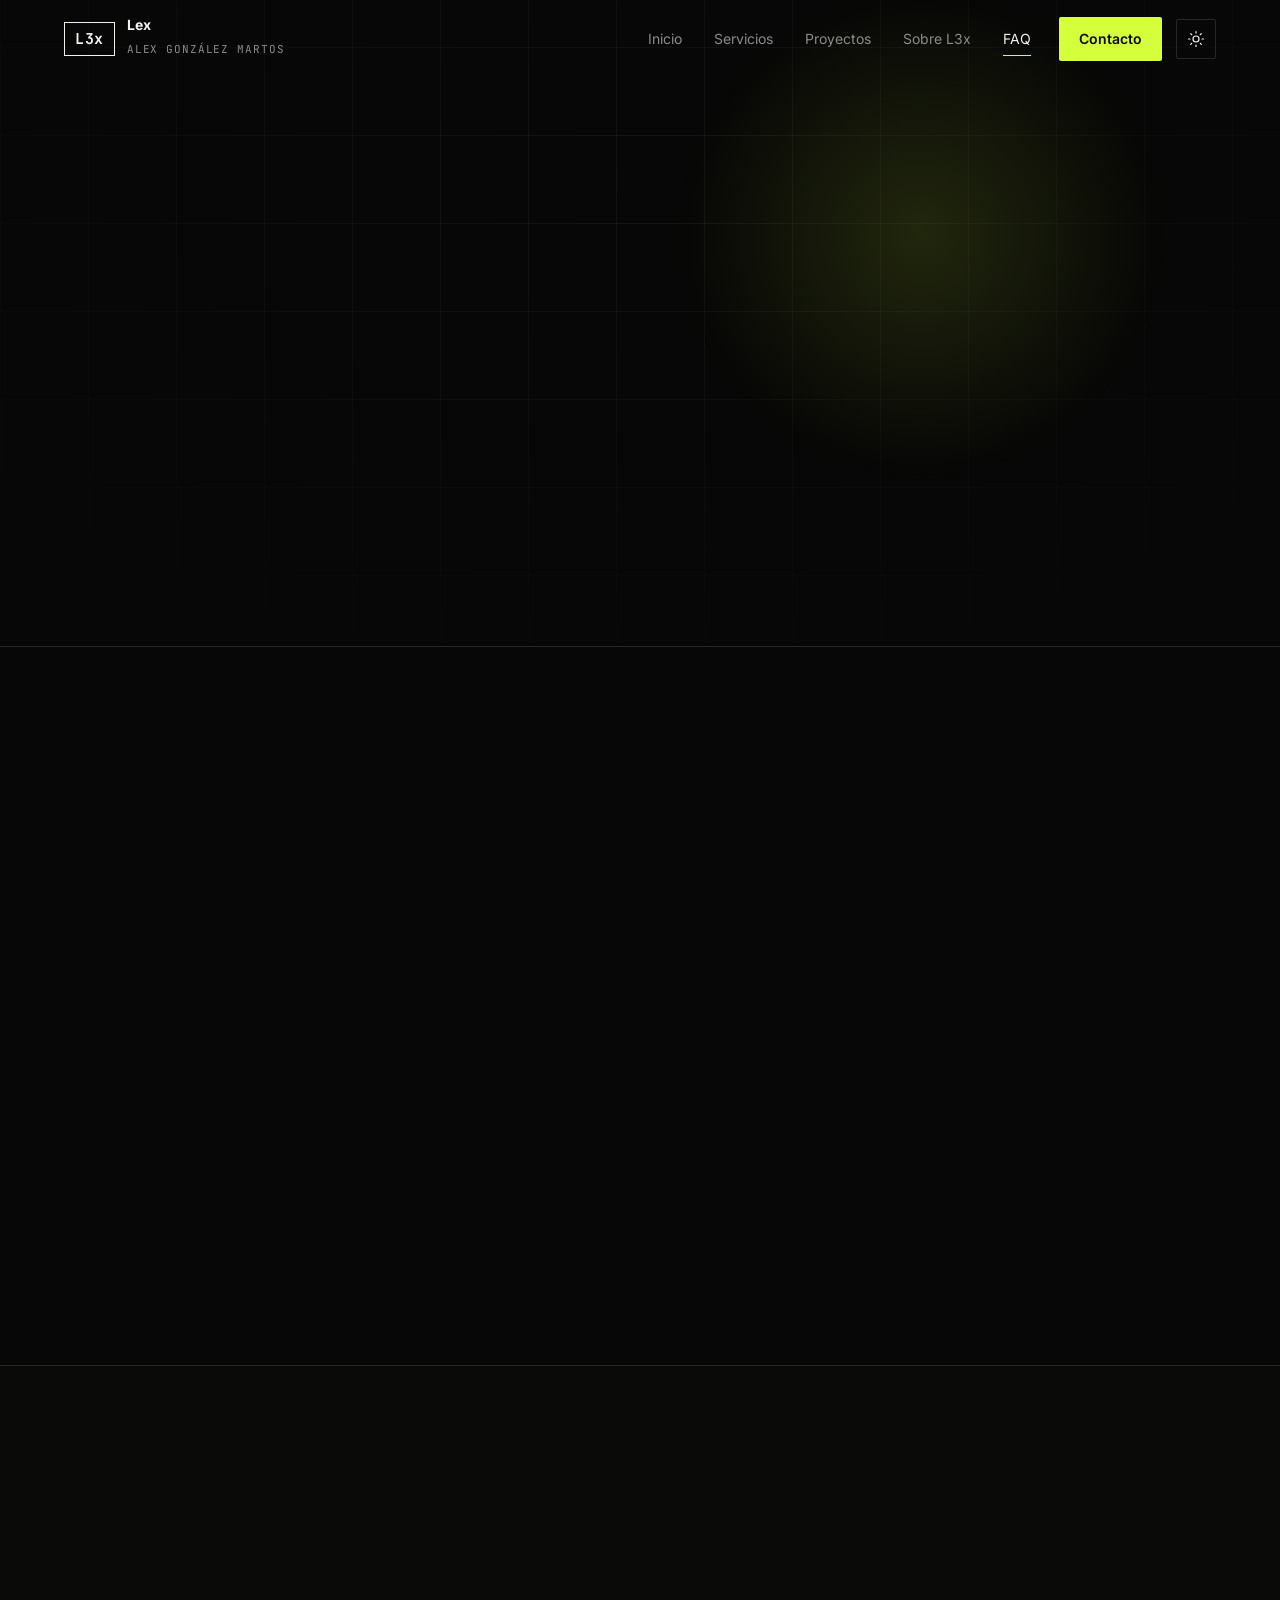
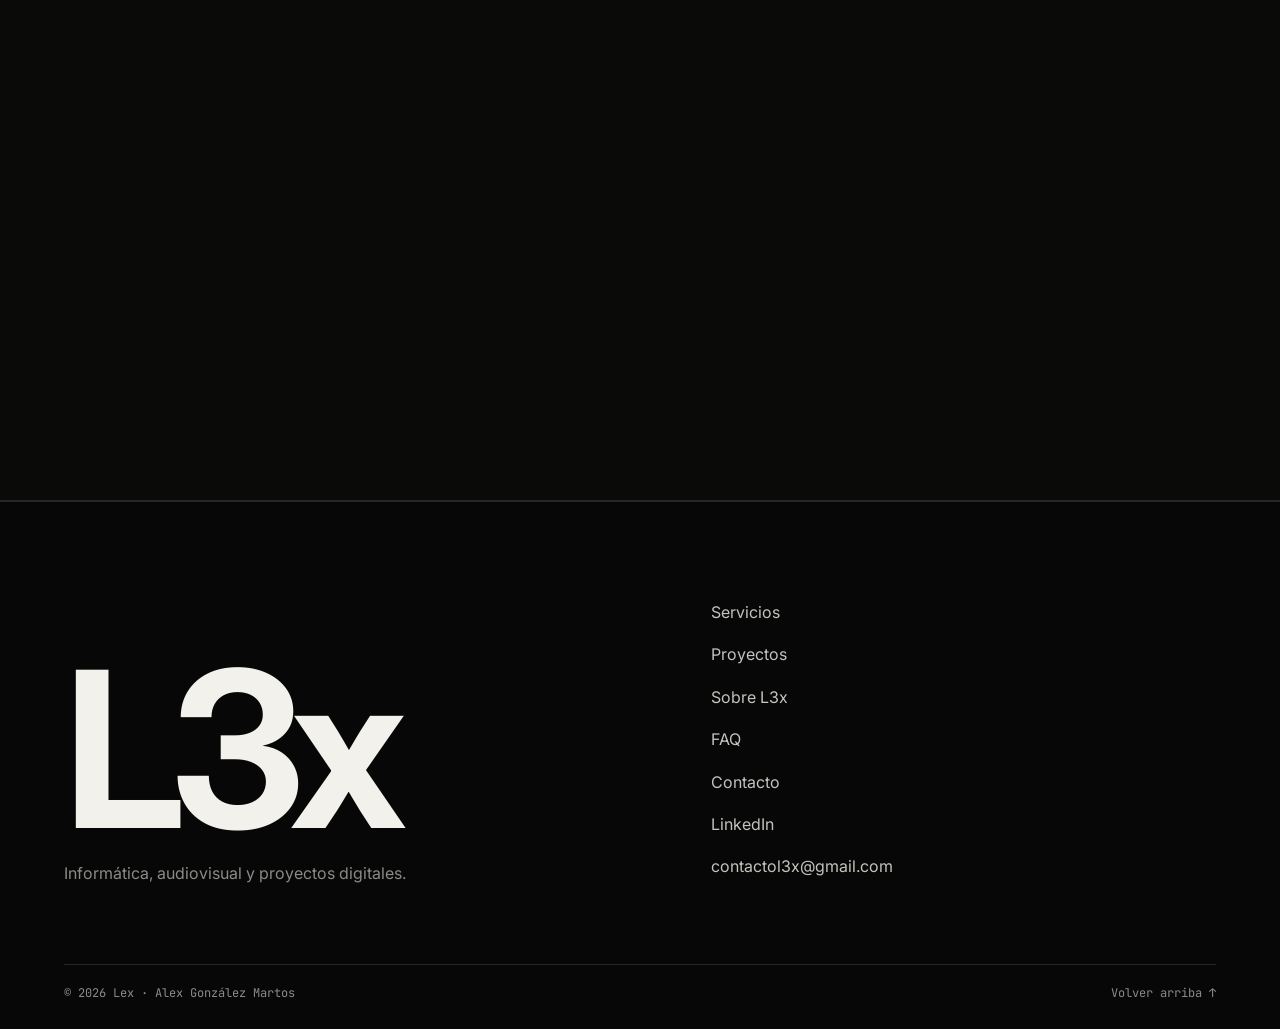
<file: recursos.html>
<!DOCTYPE html>
<html lang="es">
<head>
  <meta charset="UTF-8" />
  <meta name="viewport" content="width=device-width, initial-scale=1.0, viewport-fit=cover" />
  <title>FAQ y Recursos | L3x</title>
  <meta name="description" content="Preguntas frecuentes y recursos básicos sobre soporte técnico y optimizacion de PCs." />
  <meta name="theme-color" content="#070707" />
  <link rel="canonical" href="https://l3xatm.github.io/l3xssj.github.io/recursos.html" />
  <link rel="icon" href="assets/img/favicon.svg" type="image/svg+xml" />
  <meta property="og:type" content="website" />
  <meta property="og:site_name" content="L3x" />
  <meta property="og:locale" content="es_ES" />
  <meta property="og:title" content="FAQ y Recursos | L3x" />
  <meta property="og:description" content="Preguntas frecuentes y recursos básicos sobre soporte técnico y optimizacion de PCs." />
  <meta property="og:url" content="https://l3xatm.github.io/l3xssj.github.io/recursos.html" />
  <meta name="twitter:card" content="summary" />
  <meta name="twitter:title" content="FAQ y Recursos | L3x" />
  <meta name="twitter:description" content="Preguntas frecuentes y recursos básicos sobre soporte técnico y optimizacion de PCs." />
  <script>(function(r,s){r.classList.add("js");try{s=localStorage.getItem("l3x-theme")}catch(e){}r.dataset.theme=s==="light"?"light":"dark";try{if(!sessionStorage.getItem("l3x")){r.classList.add("is-intro");sessionStorage.setItem("l3x","1")}}catch(e){}})(document.documentElement)</script>
  <link rel="preconnect" href="https://fonts.googleapis.com" />
  <link rel="preconnect" href="https://fonts.gstatic.com" crossorigin />
  <link href="https://fonts.googleapis.com/css2?family=Inter:wght@400;500;600;700&family=JetBrains+Mono:wght@400;500;600;700&display=swap" rel="stylesheet" />
  <link rel="stylesheet" href="assets/css/styles.css" />
</head>
<body id="top">
  <a class="skip-link" href="#contenido">Saltar al contenido</a>
  <div class="curtain" aria-hidden="true"><span class="curtain-label">FAQ</span></div>
  <div class="loader" aria-hidden="true">
    <span class="ld-corner tl"></span><span class="ld-corner tr"></span><span class="ld-corner bl"></span><span class="ld-corner br"></span>
    <span class="ld-tech tl">L3x / Portfolio</span><span class="ld-tech tr">Alex Gonz&aacute;lez Martos</span>
    <span class="ld-tech bl">Soporte t&eacute;cnico &middot; Proyectos online</span><span class="ld-tech br">ES / CA / EN B2</span>
    <div class="ld-center">
      <div class="ld-mark"><span>L3x</span></div>
      <p class="ld-init"><i></i>Iniciando entorno</p>
      <div class="ld-row"><div class="ld-bar"><b></b></div><span class="ld-pct"></span></div>
    </div>
  </div>

  <header class="site-header">
    <nav class="nav" aria-label="Navegaci&oacute;n principal">
      <a class="brand" href="index.html" aria-label="Inicio de L3x">
        <span class="brand-mark">L3x</span>
        <span class="brand-copy"><strong>Lex</strong><small>Alex Gonz&aacute;lez Martos</small></span>
      </a>
      <button class="nav-toggle" type="button" aria-expanded="false" aria-controls="main-menu" aria-label="Abrir men&uacute;"><span></span><span></span><span></span></button>
      <ul class="nav-links" id="main-menu">
        <li><a href="index.html">Inicio</a></li>
        <li><a href="servicios.html">Servicios</a></li>
        <li><a href="proyectos.html">Proyectos</a></li>
        <li><a href="sobre-l3x.html">Sobre L3x</a></li>
        <li><a href="recursos.html" aria-current="page">FAQ</a></li>
        <li><a class="nav-cta" href="contacto.html">Contacto</a></li>
      </ul>
      <button class="theme-toggle" type="button" aria-label="Cambiar a modo claro"><svg viewBox="0 0 24 24" aria-hidden="true"><g class="i-sun"><circle cx="12" cy="12" r="4"/><path d="M12 2v2M12 20v2M2 12h2M20 12h2M4.9 4.9l1.4 1.4M17.7 17.7l1.4 1.4M19.1 4.9l-1.4 1.4M6.3 17.7l-1.4 1.4"/></g><path class="i-moon" d="M20 14.5A8 8 0 0 1 9.5 4a8 8 0 1 0 10.5 10.5z"/></svg></button>
    </nav>
  </header>

  <main id="contenido">
    <section class="page-hero section-bleed">
      <div class="container narrow reveal">
        <p class="eyebrow">FAQ y recursos</p>
        <h1>Preguntas claras para tomar mejores decisiones t&eacute;cnicas.</h1>
        <p>
          Antes de optimizar un PC o pedir soporte, conviene entender qu&eacute; se puede revisar, qu&eacute; no hace falta
          forzar y cu&aacute;ndo merece la pena actualizar componentes.
        </p>
      </div>
    </section>

    <section class="section">
      <div class="container split">
        <div class="section-heading reveal">
          <p class="eyebrow">FAQ</p>
          <h2>Dudas habituales.</h2>
        </div>
        <div class="faq-list reveal">
          <details open>
            <summary>&iquest;Qu&eacute; datos debo enviar antes de una revisi&oacute;n?</summary>
            <p>Modelo del equipo, sistema operativo, uso principal, problemas detectados y cualquier cambio reciente que pueda estar relacionado.</p>
          </details>
          <details>
            <summary>&iquest;Cu&aacute;ndo conviene actualizar hardware?</summary>
            <p>Cuando el uso real supera las capacidades del equipo o cuando una mejora concreta aporta rendimiento medible sin gastar de m&aacute;s.</p>
          </details>
          <details>
            <summary>&iquest;Un PC lento siempre necesita piezas nuevas?</summary>
            <p>No. A veces el problema est&aacute; en configuraci&oacute;n, almacenamiento saturado, procesos de fondo, drivers o mantenimiento pendiente.</p>
          </details>
          <details>
            <summary>&iquest;Puedo pedir orientaci&oacute;n para montar un equipo?</summary>
            <p>S&iacute;. Puedo ayudarte a ordenar prioridades, revisar compatibilidad y elegir componentes seg&uacute;n presupuesto y uso previsto.</p>
          </details>
        </div>
      </div>
    </section>

    <section class="section section-muted">
      <div class="container">
        <div class="section-heading reveal">
          <p class="eyebrow">Checklist inicial</p>
          <h2>Se&ntilde;ales de que tu equipo necesita revisi&oacute;n.</h2>
        </div>
        <div class="check-grid reveal">
          <div>Arranque lento o bloqueos frecuentes.</div>
          <div>Temperaturas altas o ventiladores muy activos.</div>
          <div>Programas que tardan demasiado en abrir.</div>
          <div>Errores tras instalar drivers o actualizaciones.</div>
          <div>Falta de espacio o almacenamiento saturado.</div>
          <div>Ca&iacute;das de rendimiento en juegos o tareas creativas.</div>
        </div>
      </div>
    </section>
  </main>

  <footer class="site-footer">
    <div class="container footer-grid">
      <div><strong>L3x</strong><p>Inform&aacute;tica, audiovisual y proyectos digitales.</p></div>
      <nav aria-label="Navegaci&oacute;n secundaria">
        <a href="servicios.html">Servicios</a>
        <a href="proyectos.html">Proyectos</a>
        <a href="sobre-l3x.html">Sobre L3x</a>
        <a href="recursos.html">FAQ</a>
        <a href="contacto.html">Contacto</a>
        <a href="https://www.linkedin.com/in/alex-gonz%C3%A1lez-martos-838162229/" target="_blank" rel="noopener noreferrer">LinkedIn</a>
        <a href="mailto:contactol3x@gmail.com">contactol3x@gmail.com</a>
      </nav>
    </div>
    <div class="container footer-base"><span>&copy; <span data-year>2026</span> Lex &middot; Alex Gonz&aacute;lez Martos</span><a href="#top">Volver arriba &uarr;</a></div>
  </footer>

  <script src="assets/js/main.js"></script>
</body>
</html>
</file>
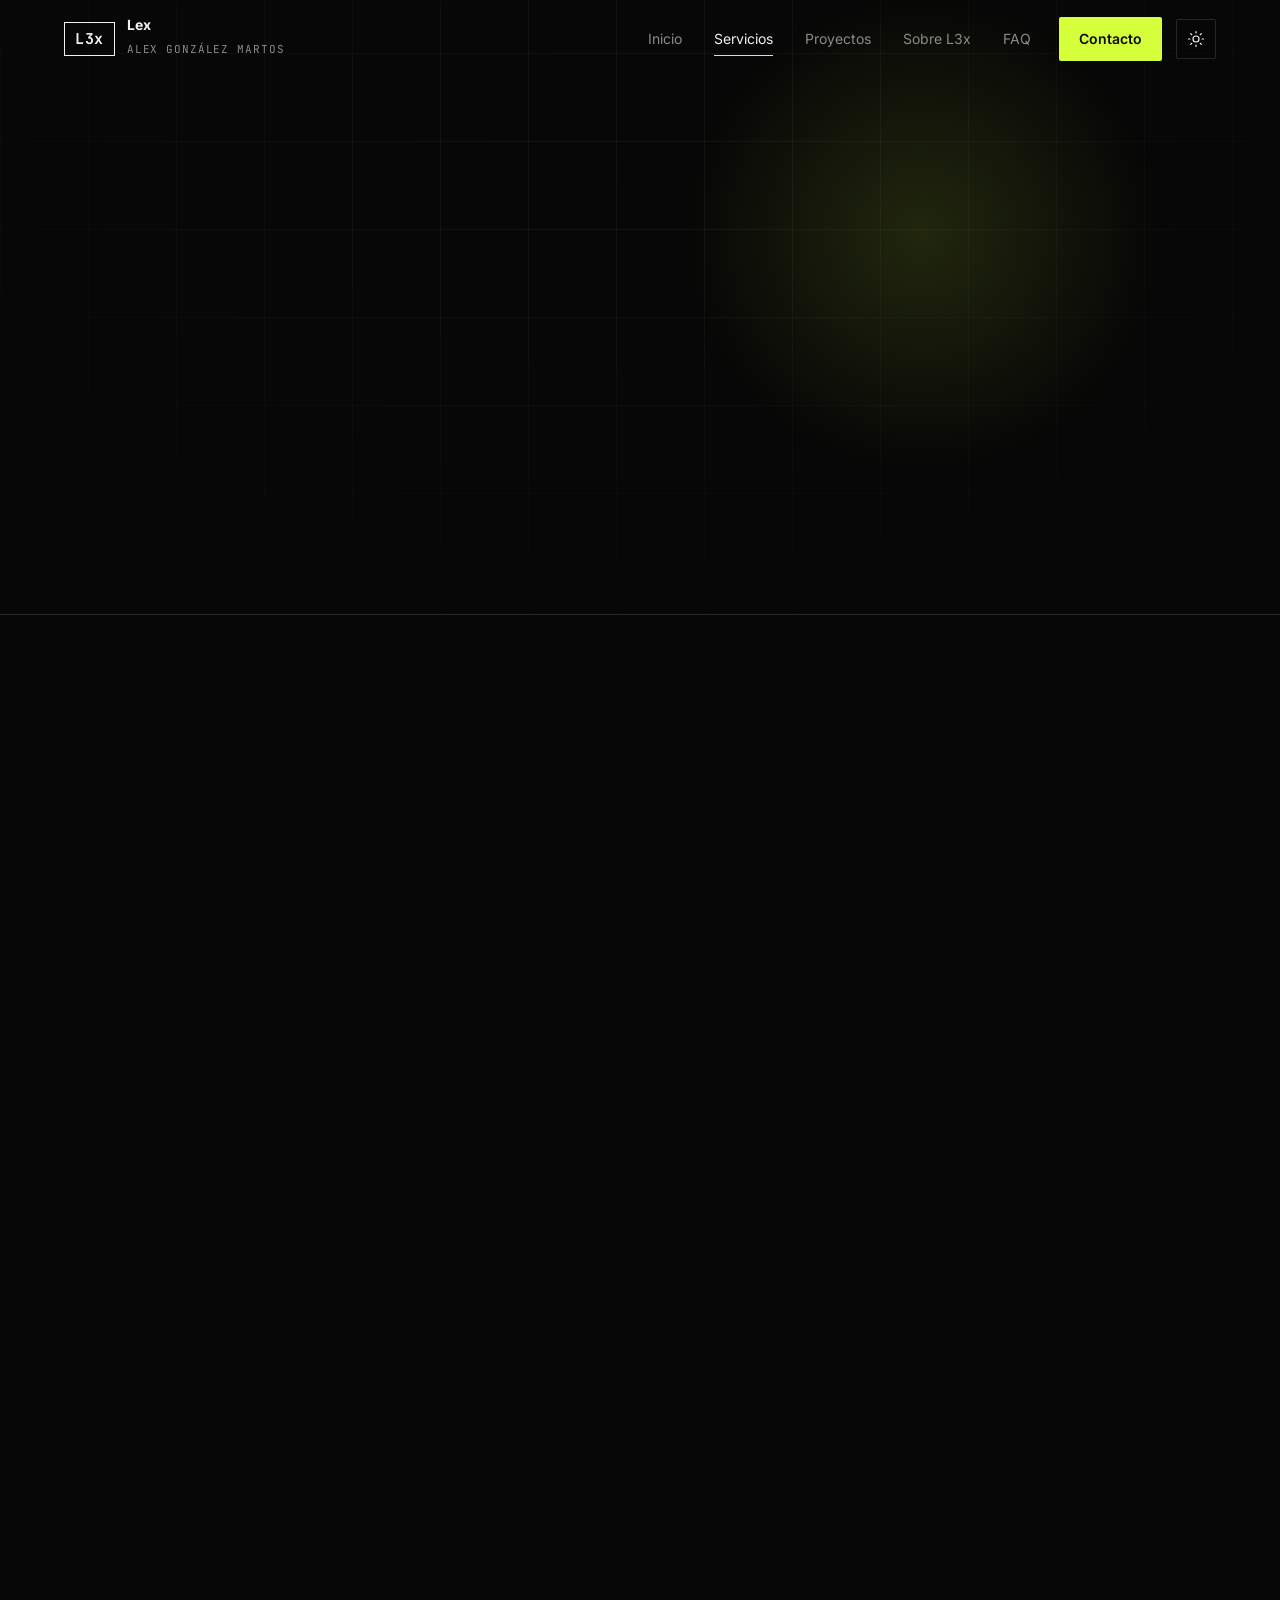
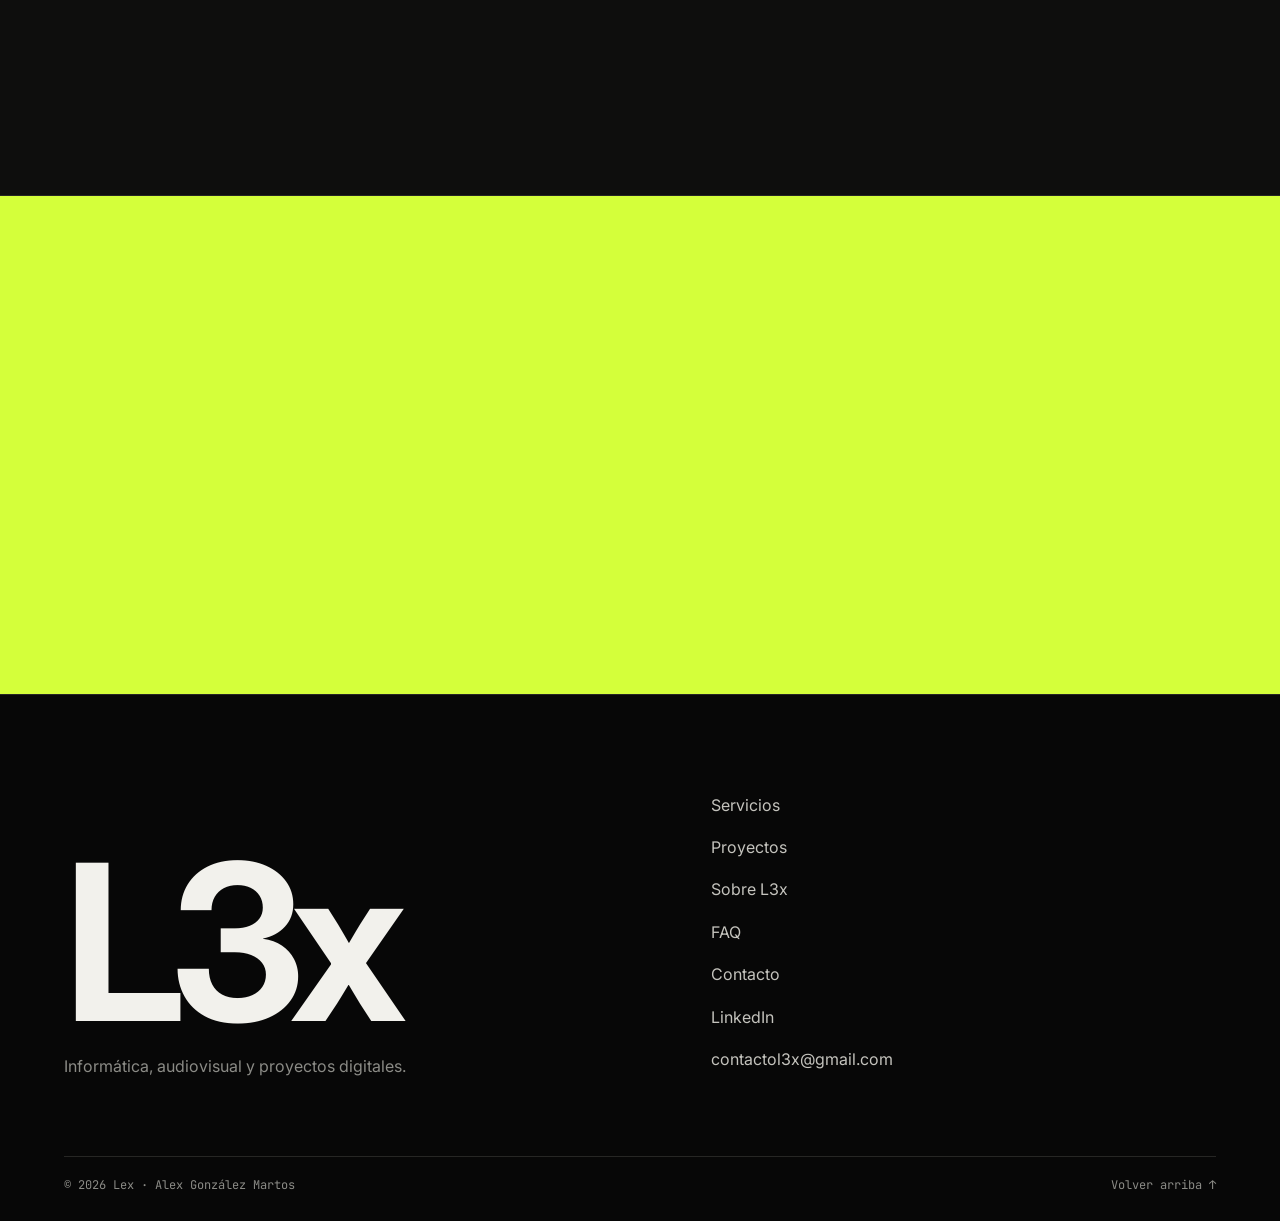
<file: servicios.html>
<!DOCTYPE html>
<html lang="es">
<head>
  <meta charset="UTF-8" />
  <meta name="viewport" content="width=device-width, initial-scale=1.0, viewport-fit=cover" />
  <title>Servicios | L3x</title>
  <meta name="description" content="Servicios de L3x: optimizacion de PCs, soporte digital, consultoria tecnica y creacion de proyectos online." />
  <meta name="theme-color" content="#070707" />
  <link rel="canonical" href="https://l3xatm.github.io/l3xssj.github.io/servicios.html" />
  <link rel="icon" href="assets/img/favicon.svg" type="image/svg+xml" />
  <meta property="og:type" content="website" />
  <meta property="og:site_name" content="L3x" />
  <meta property="og:locale" content="es_ES" />
  <meta property="og:title" content="Servicios | L3x" />
  <meta property="og:description" content="Servicios de L3x: optimizacion de PCs, soporte digital, consultoria tecnica y creacion de proyectos online." />
  <meta property="og:url" content="https://l3xatm.github.io/l3xssj.github.io/servicios.html" />
  <meta name="twitter:card" content="summary" />
  <meta name="twitter:title" content="Servicios | L3x" />
  <meta name="twitter:description" content="Servicios de L3x: optimizacion de PCs, soporte digital, consultoria tecnica y creacion de proyectos online." />
  <script>(function(r,s){r.classList.add("js");try{s=localStorage.getItem("l3x-theme")}catch(e){}r.dataset.theme=s==="light"?"light":"dark";try{if(!sessionStorage.getItem("l3x")){r.classList.add("is-intro");sessionStorage.setItem("l3x","1")}}catch(e){}})(document.documentElement)</script>
  <link rel="preconnect" href="https://fonts.googleapis.com" />
  <link rel="preconnect" href="https://fonts.gstatic.com" crossorigin />
  <link href="https://fonts.googleapis.com/css2?family=Inter:wght@400;500;600;700&family=JetBrains+Mono:wght@400;500;600;700&display=swap" rel="stylesheet" />
  <link rel="stylesheet" href="assets/css/styles.css" />
</head>
<body id="top">
  <a class="skip-link" href="#contenido">Saltar al contenido</a>
  <div class="curtain" aria-hidden="true"><span class="curtain-label">Servicios</span></div>
  <div class="loader" aria-hidden="true">
    <span class="ld-corner tl"></span><span class="ld-corner tr"></span><span class="ld-corner bl"></span><span class="ld-corner br"></span>
    <span class="ld-tech tl">L3x / Portfolio</span><span class="ld-tech tr">Alex Gonz&aacute;lez Martos</span>
    <span class="ld-tech bl">Soporte t&eacute;cnico &middot; Proyectos online</span><span class="ld-tech br">ES / CA / EN B2</span>
    <div class="ld-center">
      <div class="ld-mark"><span>L3x</span></div>
      <p class="ld-init"><i></i>Iniciando entorno</p>
      <div class="ld-row"><div class="ld-bar"><b></b></div><span class="ld-pct"></span></div>
    </div>
  </div>

  <header class="site-header">
    <nav class="nav" aria-label="Navegaci&oacute;n principal">
      <a class="brand" href="index.html" aria-label="Inicio de L3x">
        <span class="brand-mark">L3x</span>
        <span class="brand-copy"><strong>Lex</strong><small>Alex Gonz&aacute;lez Martos</small></span>
      </a>
      <button class="nav-toggle" type="button" aria-expanded="false" aria-controls="main-menu" aria-label="Abrir men&uacute;"><span></span><span></span><span></span></button>
      <ul class="nav-links" id="main-menu">
        <li><a href="index.html">Inicio</a></li>
        <li><a href="servicios.html" aria-current="page">Servicios</a></li>
        <li><a href="proyectos.html">Proyectos</a></li>
        <li><a href="sobre-l3x.html">Sobre L3x</a></li>
        <li><a href="recursos.html">FAQ</a></li>
        <li><a class="nav-cta" href="contacto.html">Contacto</a></li>
      </ul>
      <button class="theme-toggle" type="button" aria-label="Cambiar a modo claro"><svg viewBox="0 0 24 24" aria-hidden="true"><g class="i-sun"><circle cx="12" cy="12" r="4"/><path d="M12 2v2M12 20v2M2 12h2M20 12h2M4.9 4.9l1.4 1.4M17.7 17.7l1.4 1.4M19.1 4.9l-1.4 1.4M6.3 17.7l-1.4 1.4"/></g><path class="i-moon" d="M20 14.5A8 8 0 0 1 9.5 4a8 8 0 1 0 10.5 10.5z"/></svg></button>
    </nav>
  </header>

  <main id="contenido">
    <section class="page-hero section-bleed">
      <div class="container narrow reveal">
        <p class="eyebrow">Servicios</p>
        <h1>Soporte t&eacute;cnico y soluciones digitales con estructura.</h1>
        <p>
          Servicios para mejorar rendimiento, reducir fricci&oacute;n tecnol&oacute;gica y convertir problemas confusos
          en decisiones claras.
        </p>
      </div>
    </section>

    <section class="section">
      <div class="container service-detail-list">
        <article class="service-detail reveal" id="optimizacion">
          <span>01</span>
          <div>
            <h2>Optimizaci&oacute;n de PCs</h2>
            <p>
              Revisi&oacute;n del estado del equipo, configuraci&oacute;n del sistema, procesos activos, almacenamiento,
              drivers, temperatura, arranque y posibles cuellos de botella.
            </p>
            <ul class="clean-list">
              <li>Diagn&oacute;stico de rendimiento y estabilidad.</li>
              <li>Revisi&oacute;n de software innecesario y procesos de inicio.</li>
              <li>Orientaci&oacute;n para mejoras de hardware seg&uacute;n uso real.</li>
            </ul>
          </div>
        </article>

        <article class="service-detail reveal" id="soporte">
          <span>02</span>
          <div>
            <h2>Soporte de soluciones digitales</h2>
            <p>
              Acompa&ntilde;amiento para resolver incidencias, configurar herramientas y ordenar entornos digitales
              de trabajo, estudio o creaci&oacute;n.
            </p>
            <ul class="clean-list">
              <li>Configuraci&oacute;n de herramientas y cuentas.</li>
              <li>Resoluci&oacute;n guiada de problemas t&eacute;cnicos.</li>
              <li>Explicaci&oacute;n clara de cada paso aplicado.</li>
            </ul>
          </div>
        </article>

        <article class="service-detail reveal" id="online">
          <span>03</span>
          <div>
            <h2>Creaci&oacute;n de proyectos online</h2>
            <p>
              Estructura, publicaci&oacute;n y mejora de p&aacute;ginas personales, portfolios, recursos digitales y
              proyectos que necesitan presencia online limpia.
            </p>
            <ul class="clean-list">
              <li>Arquitectura de contenido y dise&ntilde;o de p&aacute;gina.</li>
              <li>Publicaci&oacute;n en entornos web sencillos.</li>
              <li>Mejora visual, copy y experiencia de usuario.</li>
            </ul>
          </div>
        </article>

        <article class="service-detail reveal" id="consultoria">
          <span>04</span>
          <div>
            <h2>Consultor&iacute;a t&eacute;cnica</h2>
            <p>
              Recomendaciones para elegir componentes, planificar mejoras, entender opciones t&eacute;cnicas y tomar
              decisiones con m&aacute;s seguridad.
            </p>
            <ul class="clean-list">
              <li>Revisi&oacute;n de necesidades, presupuesto y prioridades.</li>
              <li>Comparaci&oacute;n de alternativas con criterio pr&aacute;ctico.</li>
              <li>Plan de mejora claro y accionable.</li>
            </ul>
          </div>
        </article>
      </div>
    </section>

    <section class="section section-dark">
      <div class="container">
        <div class="section-heading reveal">
          <p class="eyebrow">Proceso</p>
          <h2>Un flujo simple para resolver mejor.</h2>
        </div>
        <div class="process-grid reveal">
          <article>
            <span>01</span>
            <h3>Escuchar</h3>
            <p>Entender el problema, el contexto y el objetivo real.</p>
          </article>
          <article>
            <span>02</span>
            <h3>Diagnosticar</h3>
            <p>Localizar causas probables antes de hacer cambios.</p>
          </article>
          <article>
            <span>03</span>
            <h3>Ejecutar</h3>
            <p>Aplicar soluciones con orden y criterio t&eacute;cnico.</p>
          </article>
          <article>
            <span>04</span>
            <h3>Explicar</h3>
            <p>Dejar claro qu&eacute; se ha hecho y qu&eacute; conviene vigilar.</p>
          </article>
        </div>
      </div>
    </section>

    <section class="section cta-section">
      <div class="container cta-grid reveal">
        <div>
          <p class="eyebrow">Siguiente paso</p>
          <h2>Cu&eacute;ntame qu&eacute; necesitas resolver.</h2>
        </div>
        <div>
          <p>Describe el problema, el equipo o el proyecto. Te responder&eacute; con una primera orientaci&oacute;n clara.</p>
          <a class="button button-dark" href="contacto.html">Ir a contacto</a>
        </div>
      </div>
    </section>
  </main>

  <footer class="site-footer">
    <div class="container footer-grid">
      <div><strong>L3x</strong><p>Inform&aacute;tica, audiovisual y proyectos digitales.</p></div>
      <nav aria-label="Navegaci&oacute;n secundaria">
        <a href="servicios.html">Servicios</a>
        <a href="proyectos.html">Proyectos</a>
        <a href="sobre-l3x.html">Sobre L3x</a>
        <a href="recursos.html">FAQ</a>
        <a href="contacto.html">Contacto</a>
        <a href="https://www.linkedin.com/in/alex-gonz%C3%A1lez-martos-838162229/" target="_blank" rel="noopener noreferrer">LinkedIn</a>
        <a href="mailto:contactol3x@gmail.com">contactol3x@gmail.com</a>
      </nav>
    </div>
    <div class="container footer-base"><span>&copy; <span data-year>2026</span> Lex &middot; Alex Gonz&aacute;lez Martos</span><a href="#top">Volver arriba &uarr;</a></div>
  </footer>

  <script src="assets/js/main.js"></script>
</body>
</html>
</file>
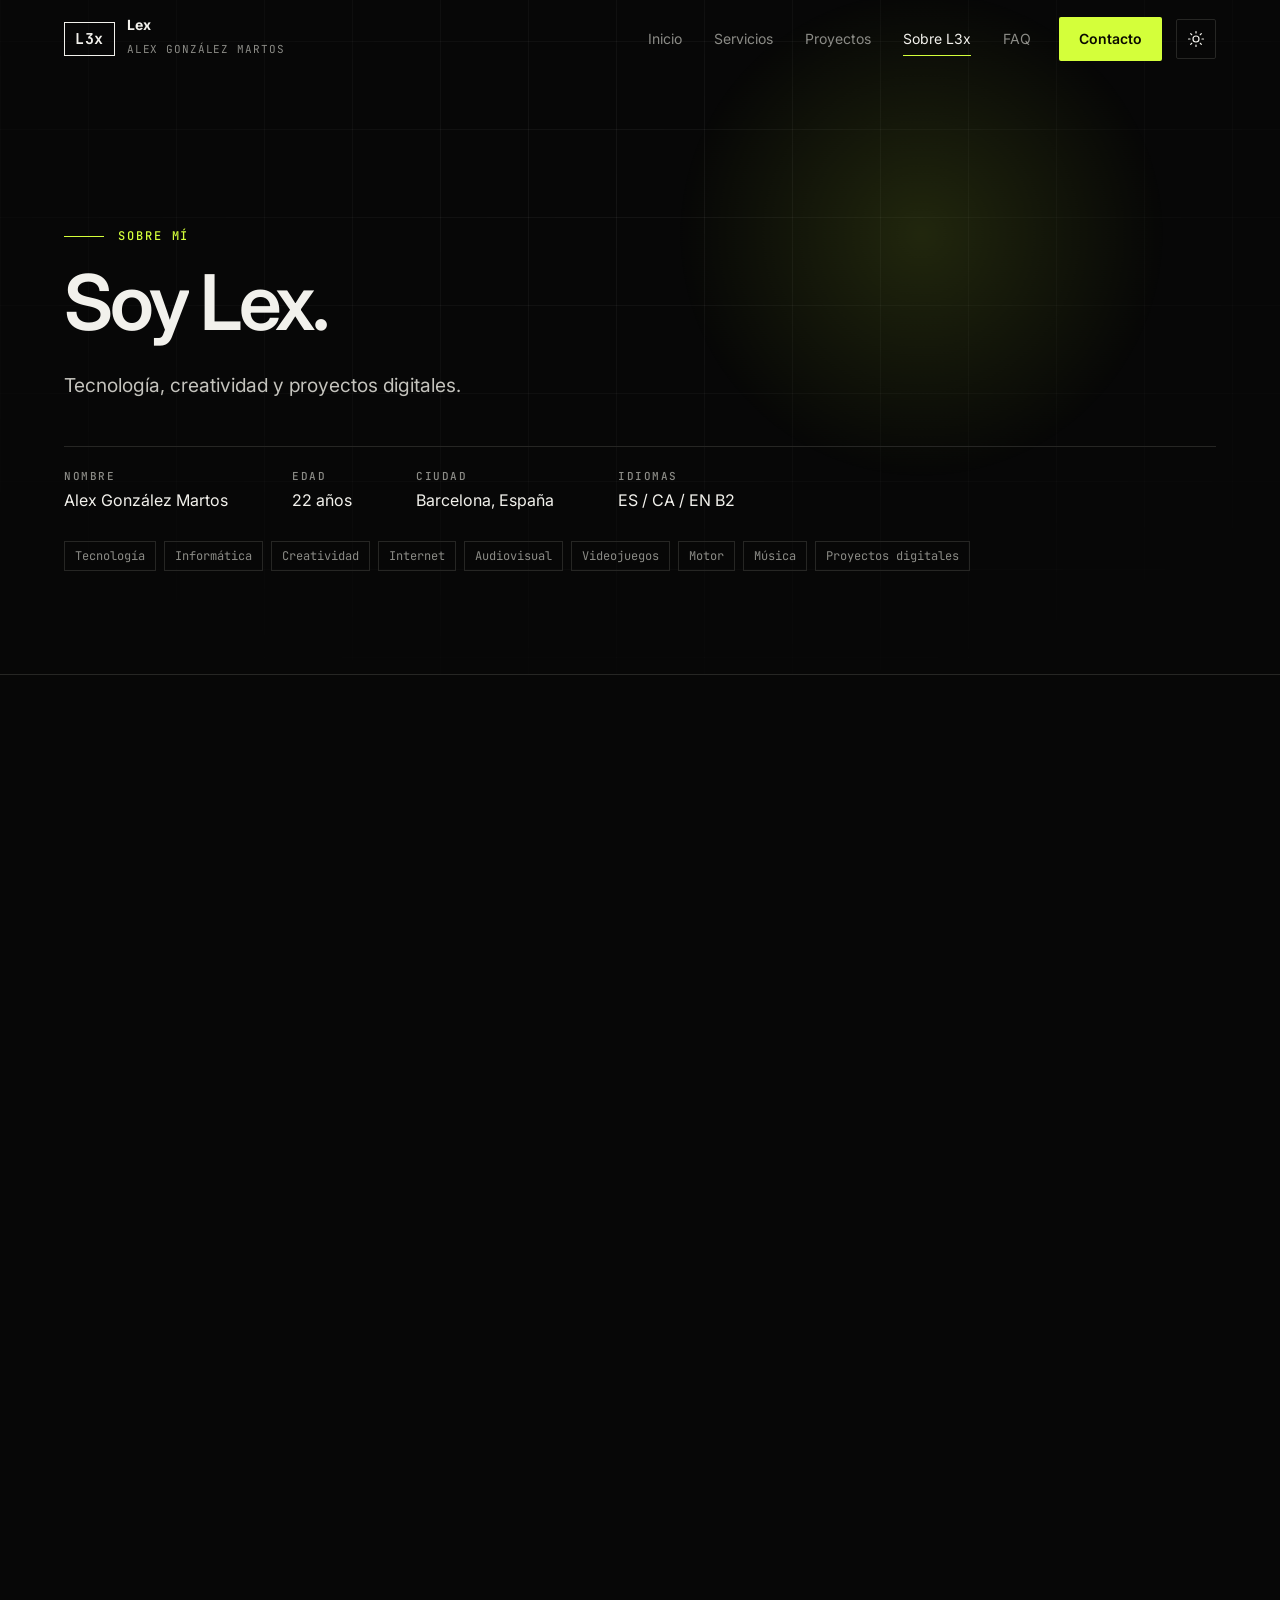
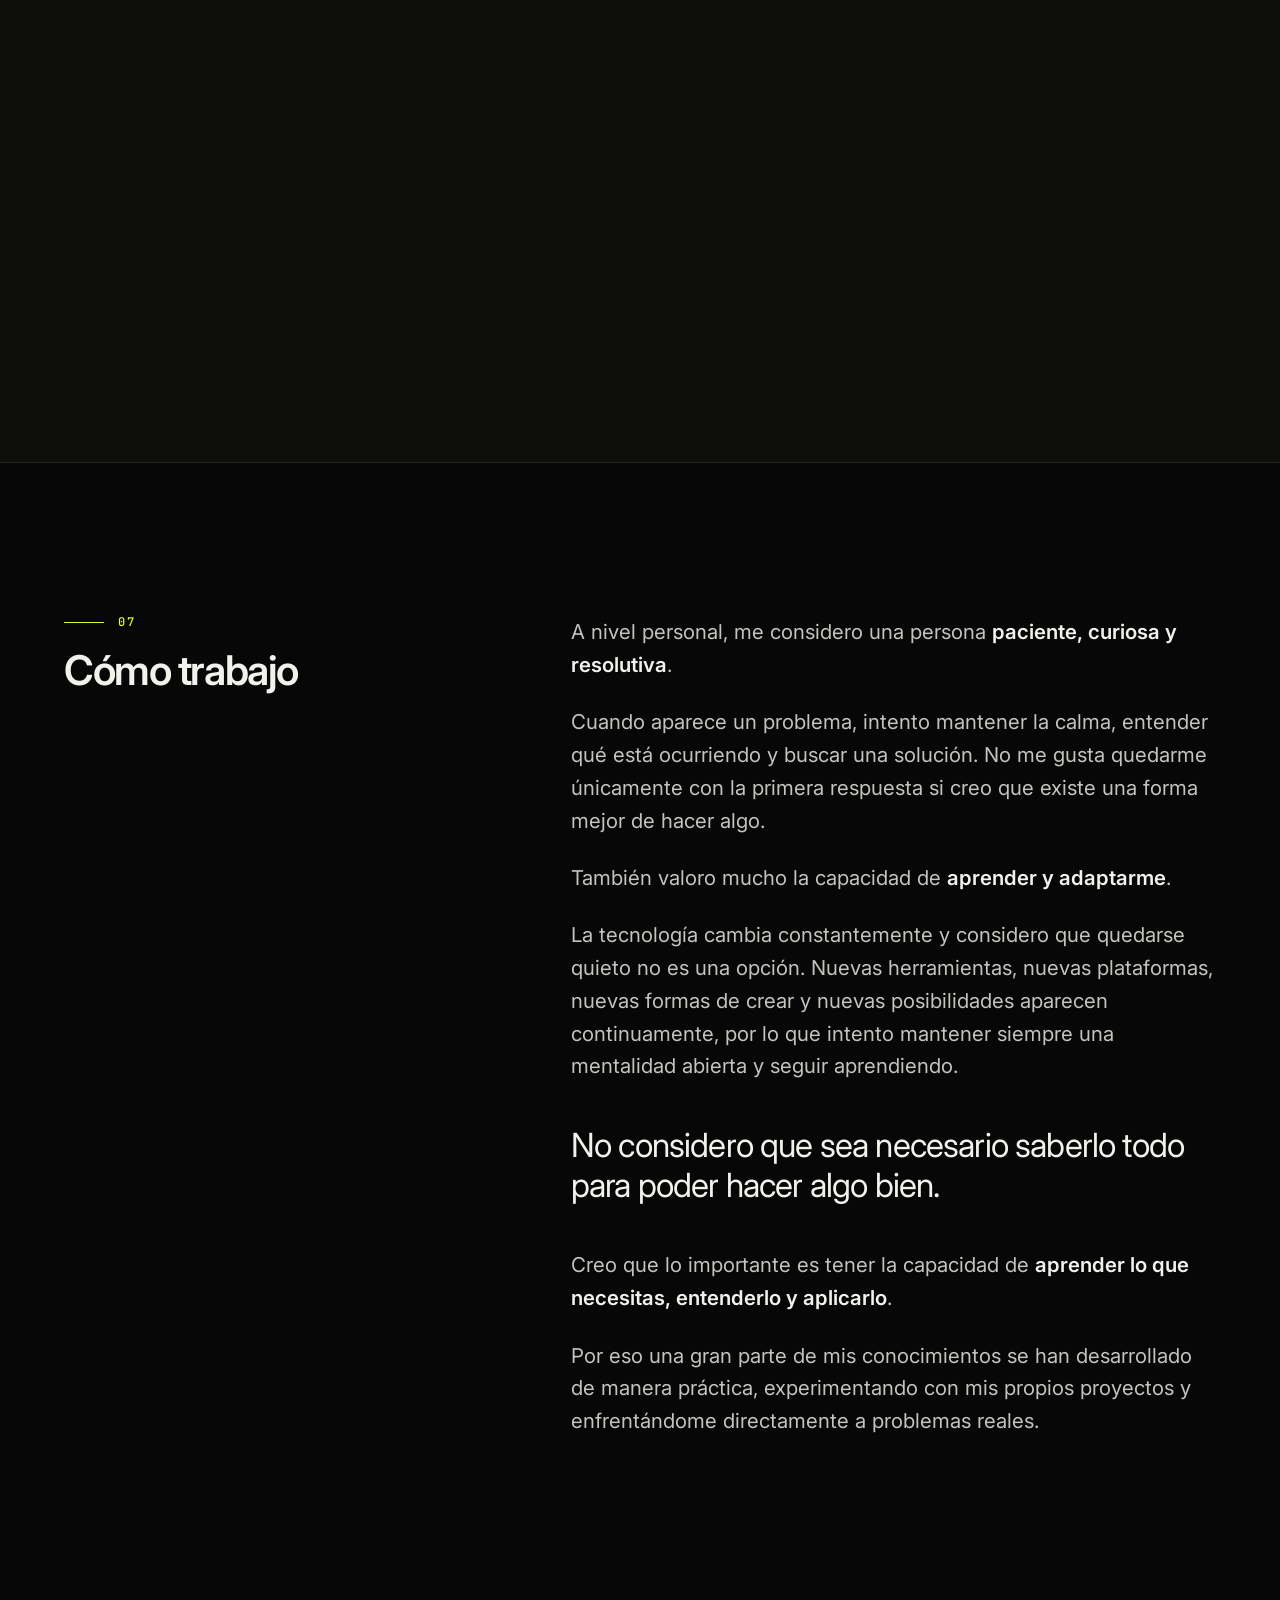
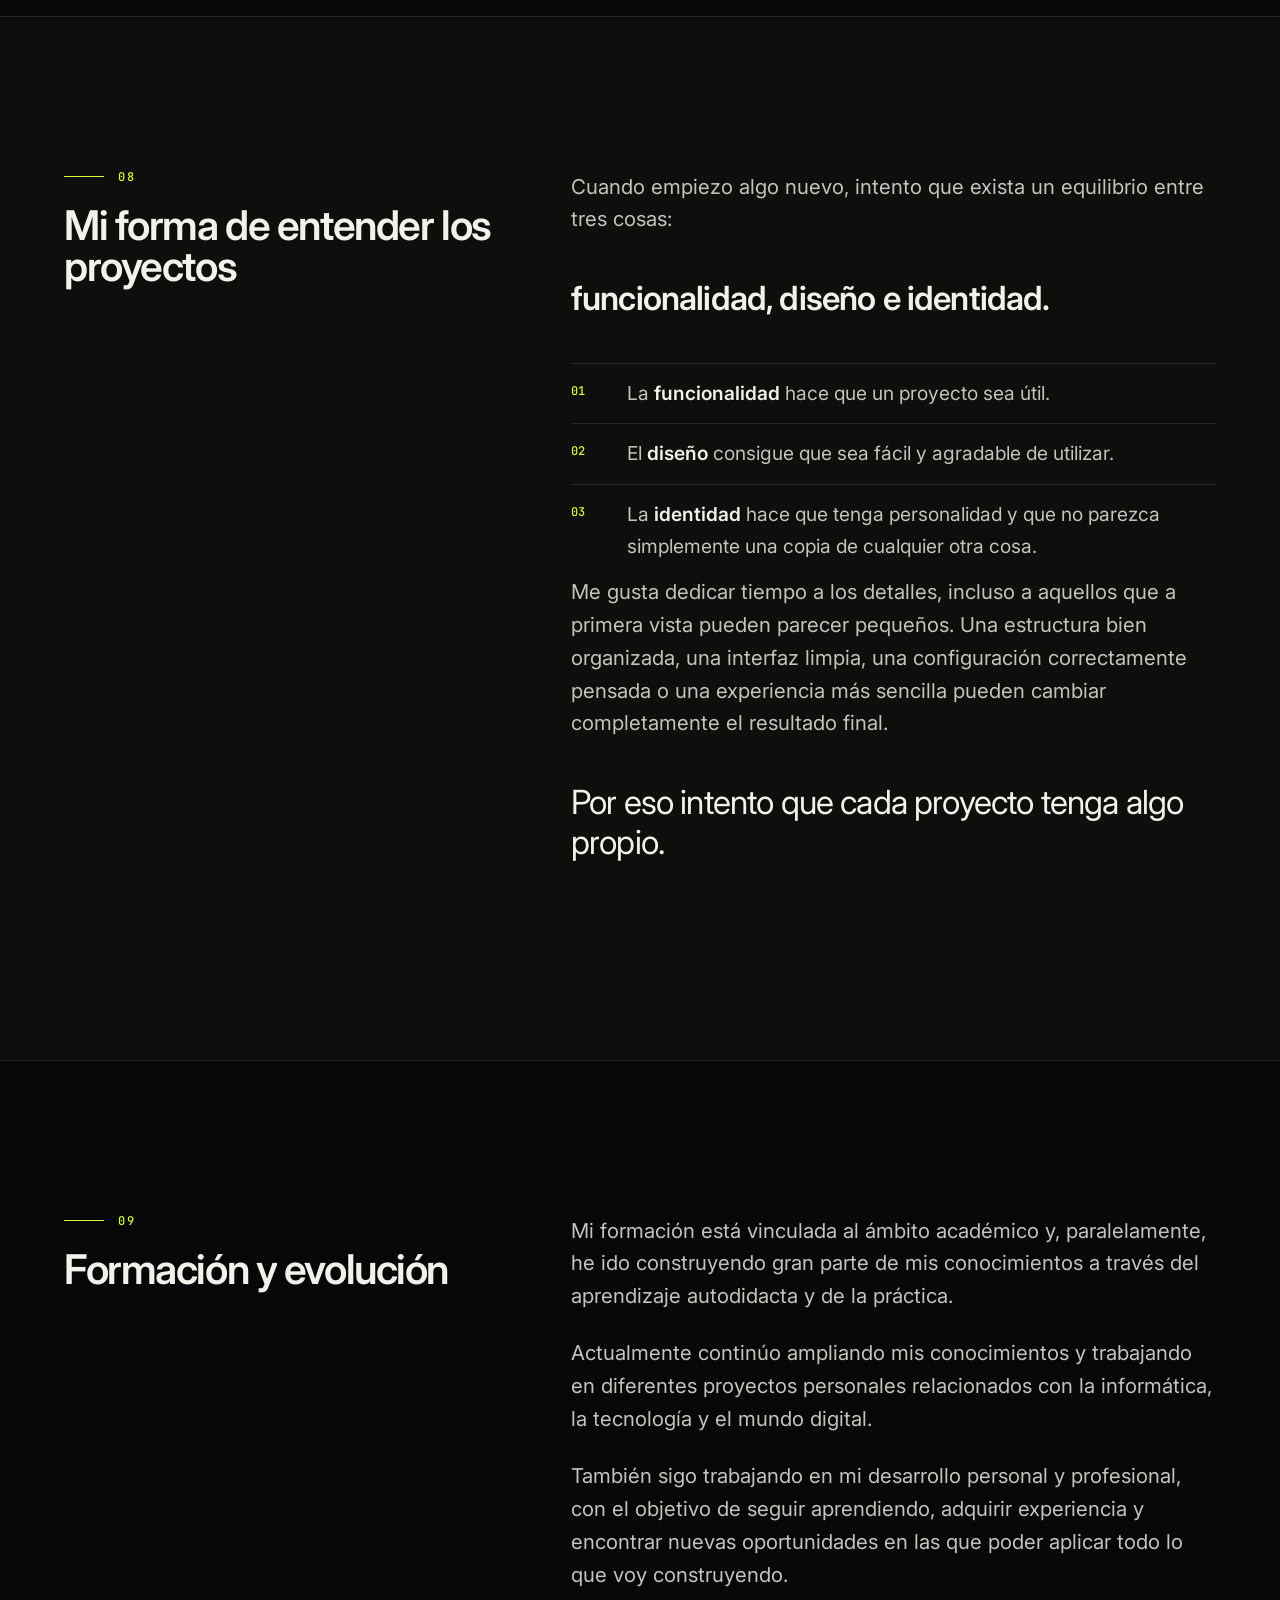
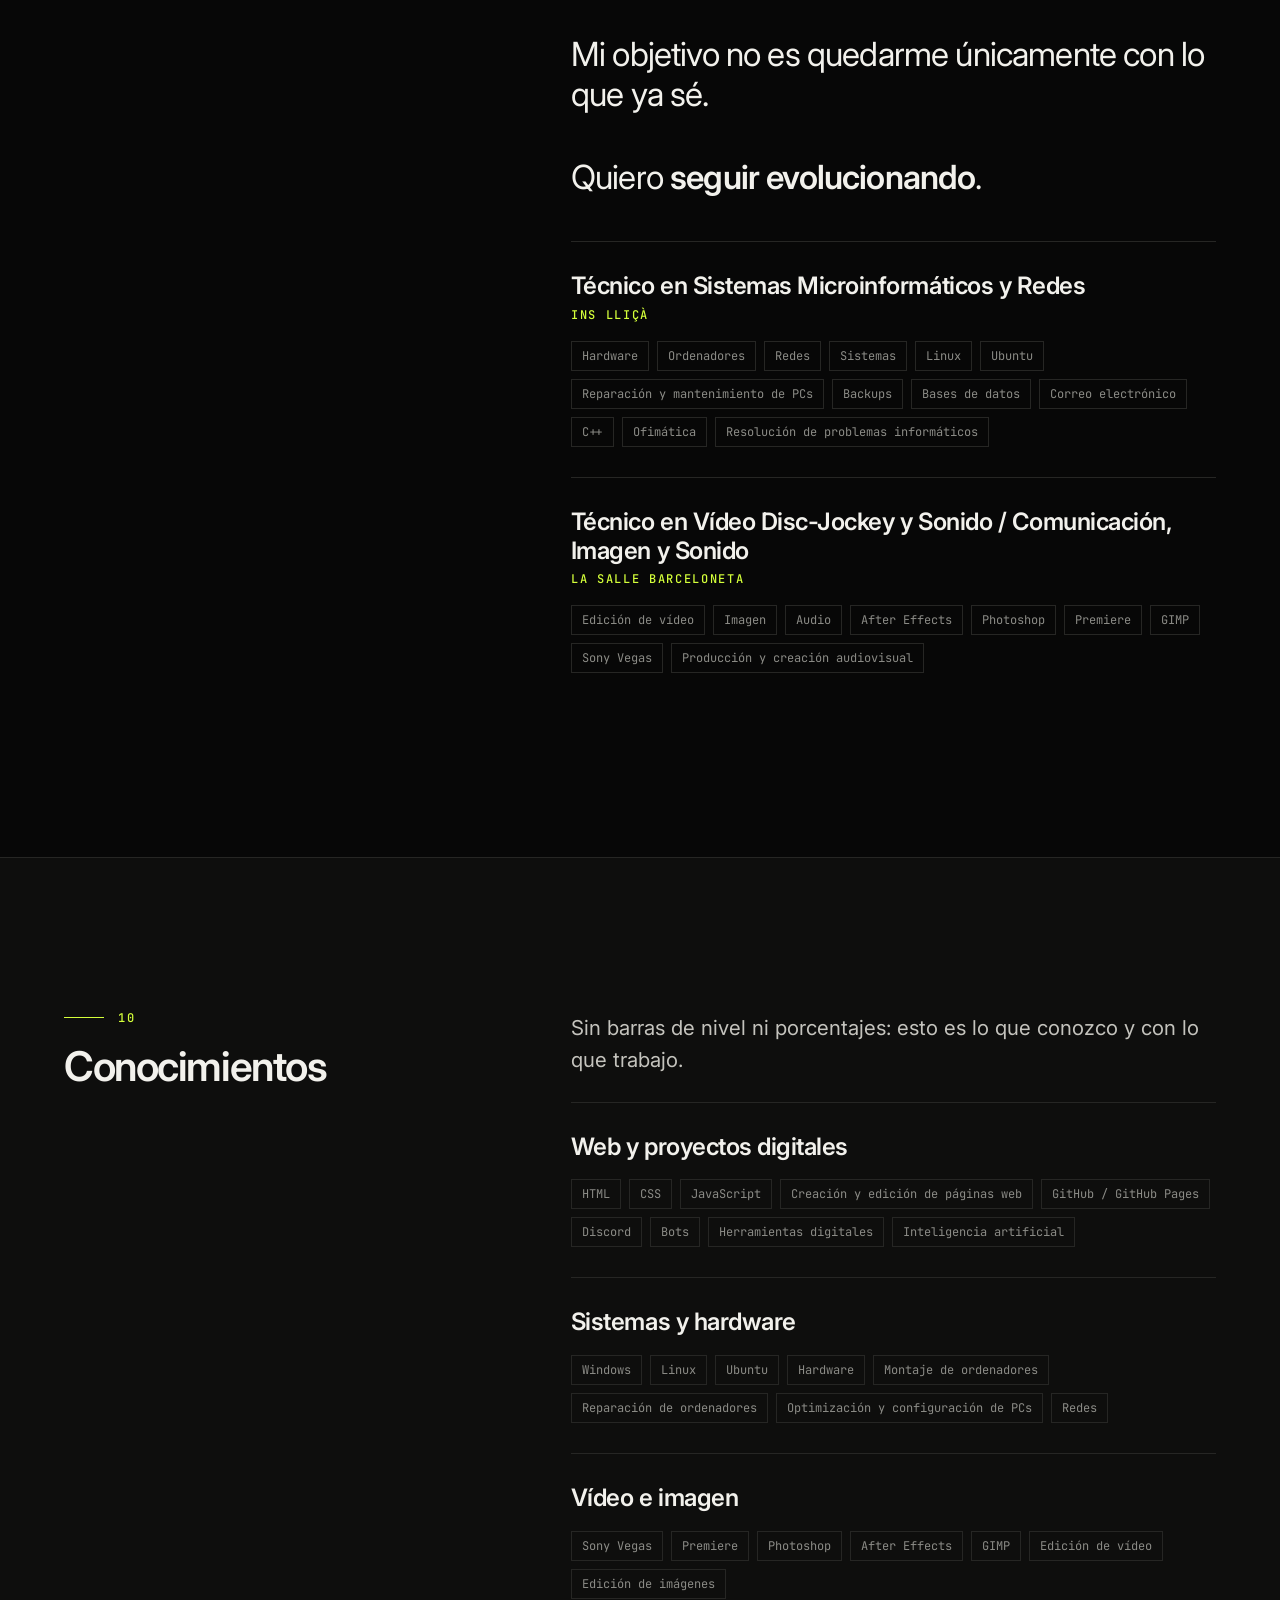
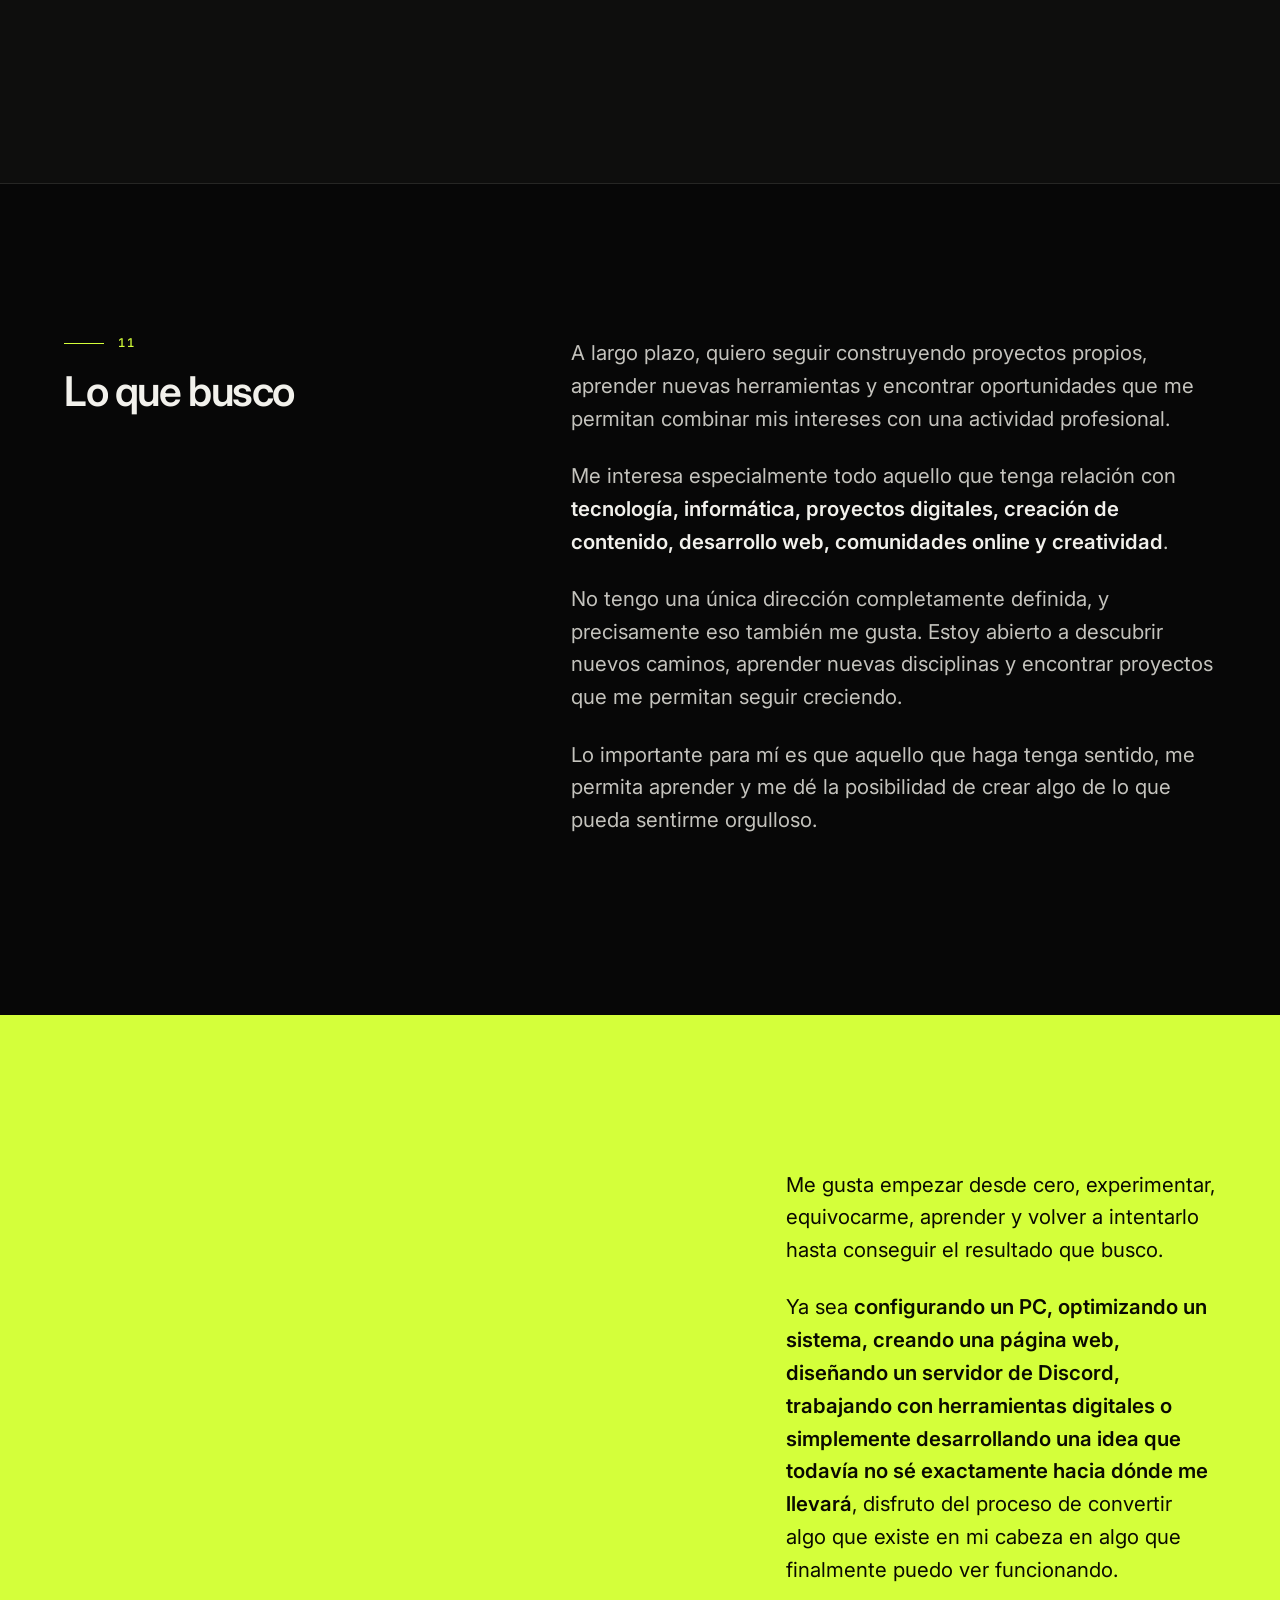
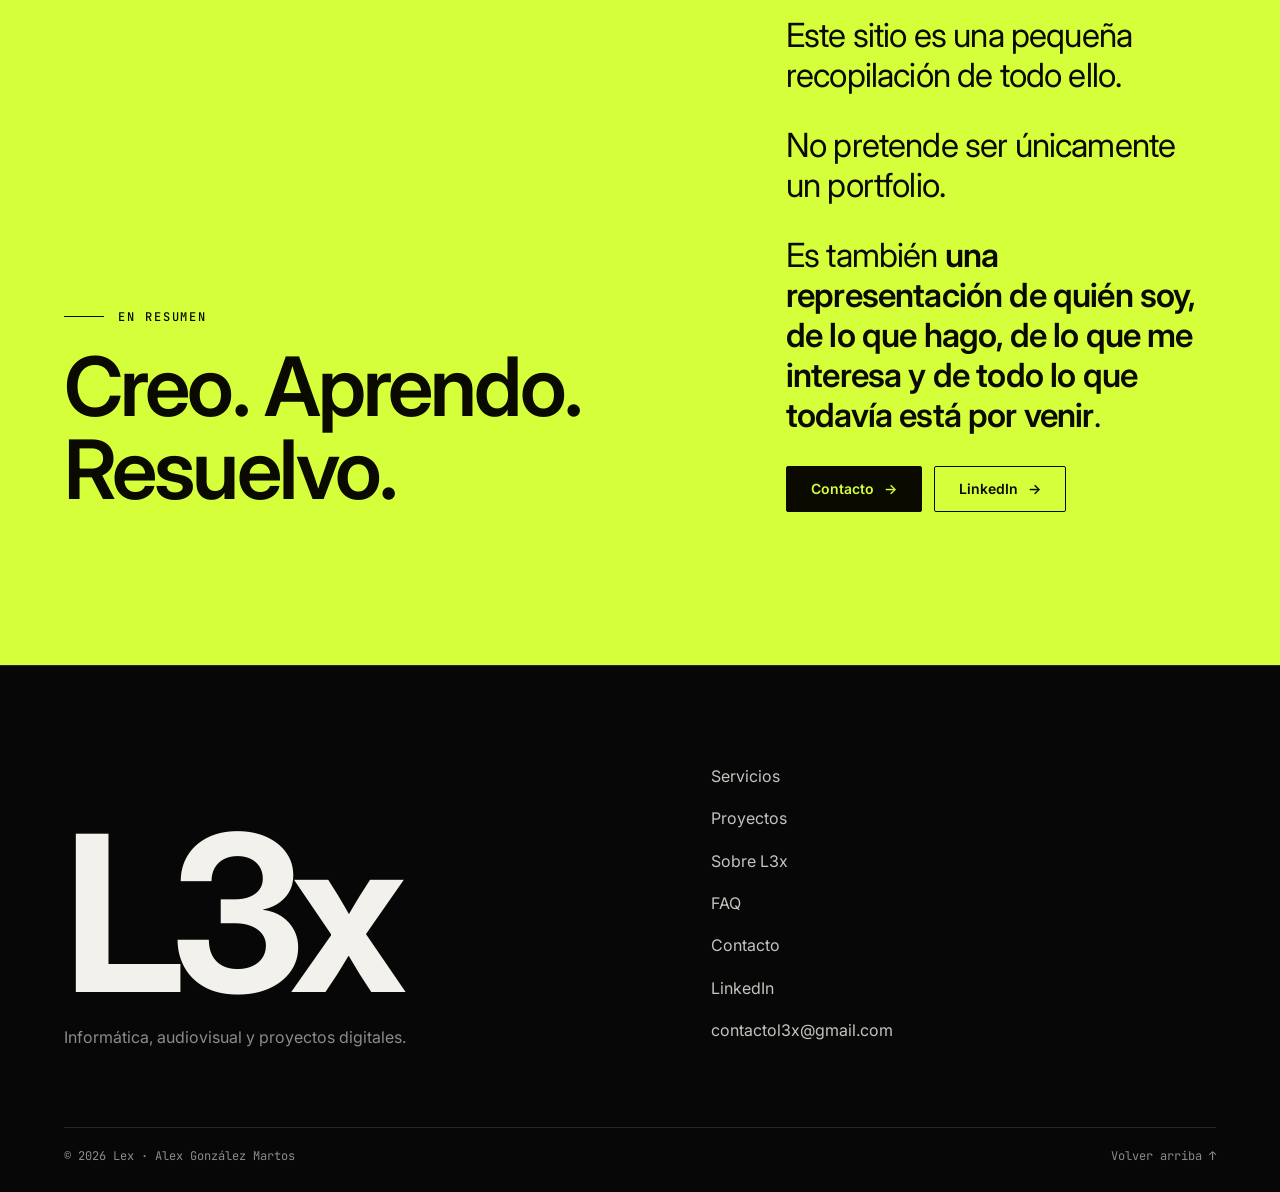
<file: sobre-l3x.html>
<!DOCTYPE html>
<html lang="es">
<head>
  <meta charset="UTF-8" />
  <meta name="viewport" content="width=device-width, initial-scale=1.0, viewport-fit=cover" />
  <title>Sobre L3x | Alex Gonz&aacute;lez Martos</title>
  <meta name="description" content="Soy Lex (Alex González Martos), 22 años, Barcelona. Informática, creatividad y audiovisual: formación, conocimientos e intereses." />
  <meta name="theme-color" content="#070707" />
  <link rel="canonical" href="https://l3xatm.github.io/l3xssj.github.io/sobre-l3x.html" />
  <link rel="icon" href="assets/img/favicon.svg" type="image/svg+xml" />
  <meta property="og:type" content="website" />
  <meta property="og:site_name" content="L3x" />
  <meta property="og:locale" content="es_ES" />
  <meta property="og:title" content="Sobre L3x | Alex Gonz&aacute;lez Martos" />
  <meta property="og:description" content="Soy Lex (Alex González Martos), 22 años, Barcelona. Informática, creatividad y audiovisual: formación, conocimientos e intereses." />
  <meta property="og:url" content="https://l3xatm.github.io/l3xssj.github.io/sobre-l3x.html" />
  <meta name="twitter:card" content="summary" />
  <meta name="twitter:title" content="Sobre L3x | Alex Gonz&aacute;lez Martos" />
  <meta name="twitter:description" content="Soy Lex (Alex González Martos), 22 años, Barcelona. Informática, creatividad y audiovisual: formación, conocimientos e intereses." />
  <script>(function(r,s){r.classList.add("js");try{s=localStorage.getItem("l3x-theme")}catch(e){}r.dataset.theme=s==="light"?"light":"dark";try{if(!sessionStorage.getItem("l3x")){r.classList.add("is-intro");sessionStorage.setItem("l3x","1")}}catch(e){}})(document.documentElement)</script>
  <link rel="preconnect" href="https://fonts.googleapis.com" />
  <link rel="preconnect" href="https://fonts.gstatic.com" crossorigin />
  <link href="https://fonts.googleapis.com/css2?family=Inter:wght@400;500;600;700&family=JetBrains+Mono:wght@400;500;600;700&display=swap" rel="stylesheet" />
  <link rel="stylesheet" href="assets/css/styles.css" />
</head>
<body id="top">
  <a class="skip-link" href="#contenido">Saltar al contenido</a>
  <div class="curtain" aria-hidden="true"><span class="curtain-label">Sobre L3x</span></div>
  <div class="loader" aria-hidden="true">
    <span class="ld-corner tl"></span><span class="ld-corner tr"></span><span class="ld-corner bl"></span><span class="ld-corner br"></span>
    <span class="ld-tech tl">L3x / Portfolio</span><span class="ld-tech tr">Alex Gonz&aacute;lez Martos</span>
    <span class="ld-tech bl">Soporte t&eacute;cnico &middot; Proyectos online</span><span class="ld-tech br">ES / CA / EN B2</span>
    <div class="ld-center">
      <div class="ld-mark"><span>L3x</span></div>
      <p class="ld-init"><i></i>Iniciando entorno</p>
      <div class="ld-row"><div class="ld-bar"><b></b></div><span class="ld-pct"></span></div>
    </div>
  </div>

  <header class="site-header">
    <nav class="nav" aria-label="Navegaci&oacute;n principal">
      <a class="brand" href="index.html" aria-label="Inicio de L3x">
        <span class="brand-mark">L3x</span>
        <span class="brand-copy"><strong>Lex</strong><small>Alex Gonz&aacute;lez Martos</small></span>
      </a>
      <button class="nav-toggle" type="button" aria-expanded="false" aria-controls="main-menu" aria-label="Abrir men&uacute;"><span></span><span></span><span></span></button>
      <ul class="nav-links" id="main-menu">
        <li><a href="index.html">Inicio</a></li>
        <li><a href="servicios.html">Servicios</a></li>
        <li><a href="proyectos.html">Proyectos</a></li>
        <li><a href="sobre-l3x.html" aria-current="page">Sobre L3x</a></li>
        <li><a href="recursos.html">FAQ</a></li>
        <li><a class="nav-cta" href="contacto.html">Contacto</a></li>
      </ul>
      <button class="theme-toggle" type="button" aria-label="Cambiar a modo claro"><svg viewBox="0 0 24 24" aria-hidden="true"><g class="i-sun"><circle cx="12" cy="12" r="4"/><path d="M12 2v2M12 20v2M2 12h2M20 12h2M4.9 4.9l1.4 1.4M17.7 17.7l1.4 1.4M19.1 4.9l-1.4 1.4M6.3 17.7l-1.4 1.4"/></g><path class="i-moon" d="M20 14.5A8 8 0 0 1 9.5 4a8 8 0 1 0 10.5 10.5z"/></svg></button>
    </nav>
  </header>

  <main id="contenido" class="about">
    <section class="page-hero section-bleed">
      <div class="container narrow reveal">
        <p class="eyebrow">Sobre mí</p>
        <h1>Soy Lex.</h1>
        <p>Tecnología, creatividad y proyectos digitales.</p>
        <dl class="profile-facts"><div><dt>Nombre</dt><dd>Alex González Martos</dd></div><div><dt>Edad</dt><dd>22 años</dd></div><div><dt>Ciudad</dt><dd>Barcelona, España</dd></div><div><dt>Idiomas</dt><dd>ES / CA / EN B2</dd></div></dl>
        <ul class="tags" aria-label="Intereses"><li>Tecnología</li><li>Informática</li><li>Creatividad</li><li>Internet</li><li>Audiovisual</li><li>Videojuegos</li><li>Motor</li><li>Música</li><li>Proyectos digitales</li></ul>
      </div>
    </section>
    <section class="section">
      <div class="container"><div class="content-stack intro reveal">
        <p>Soy <strong>Alex González</strong>, aunque en internet y dentro de mis proyectos me conocen como <strong>Lex</strong>. Desde hace años siento una especial curiosidad por la informática, la tecnología y todo lo relacionado con el mundo digital. Me gusta descubrir cómo funcionan las cosas, experimentar, aprender por mi cuenta y, sobre todo, encontrar la manera de convertir una idea en algo real.</p>
        <p>Para mí, la tecnología no consiste únicamente en utilizar herramientas o dispositivos. También consiste en <strong>crear, solucionar problemas, aprender constantemente y encontrar nuevas formas de hacer las cosas</strong>. Esa forma de pensar es la que me ha llevado a desarrollar diferentes proyectos personales y a interesarme por ámbitos muy distintos dentro del entorno digital.</p>
        <p>Actualmente, gran parte de lo que hago está relacionado con la <strong>informática, los ordenadores, la optimización, las comunidades online, el desarrollo web y la creación de proyectos digitales</strong>. Me gusta trabajar tanto en la parte técnica como en la parte creativa, porque considero que ambas se complementan y permiten construir proyectos mucho más completos.</p>
      </div></div>
    </section>
        <section class="section">
      <div class="container split">
        <div class="section-heading reveal"><p class="eyebrow">01</p><h2>Lo que hago</h2></div>
        <div class="content-stack reveal">
        <p>Una parte importante de mi trabajo personal está relacionada con los <strong>ordenadores y la tecnología</strong>. Me interesa especialmente entender qué puede estar fallando cuando aparece un problema, buscar el origen y encontrar una solución práctica. También disfruto optimizando equipos, configurando sistemas y ayudando a otras personas cuando tienen dudas relacionadas con informática o tecnología.</p>
        <p class="lead">No me limito únicamente a resolver problemas. También me gusta construir cosas desde cero.</p>
        <p>He desarrollado y sigo desarrollando diferentes <strong>proyectos digitales</strong>, desde páginas web personales hasta ideas relacionadas con comunidades, contenido, herramientas online y automatizaciones. Cada proyecto es una oportunidad para probar algo diferente, mejorar mis conocimientos y descubrir nuevas posibilidades.</p>
        <p>Me gusta especialmente trabajar en proyectos que tengan una utilidad real y que puedan evolucionar con el tiempo. No se trata simplemente de hacer algo para que funcione, sino de intentar conseguir que tenga una estructura lógica, una buena presentación y una experiencia sencilla para quien lo utiliza.</p>
        </div>
      </div>
    </section>
        <section class="section section-dark">
      <div class="container split">
        <div class="section-heading reveal"><p class="eyebrow">02</p><h2>Discord y comunidades digitales</h2></div>
        <div class="content-stack reveal">
        <p>Uno de los ámbitos que más representa actualmente lo que hago es la <strong>creación y configuración de servidores de Discord</strong>.</p>
        <p>Discord se ha convertido en una herramienta fundamental para muchas comunidades, grupos y proyectos, pero crear un servidor realmente útil va mucho más allá de abrir unos cuantos canales. Para mí, la diferencia está en conseguir que todo esté bien organizado y pensado para las personas que van a utilizarlo.</p>
        <p>Me gusta coger un servidor desde cero y transformarlo completamente: estructurar categorías y canales, configurar permisos, organizar roles, integrar bots, establecer sistemas de moderación, automatizar determinadas funciones y crear una estructura que permita que la comunidad crezca de forma ordenada.</p>
        <p>Cada servidor tiene unas necesidades diferentes. Por eso considero importante adaptar cada proyecto a su propósito y no utilizar siempre la misma estructura.</p>
        <p>Me interesa especialmente esa parte de <strong>transformar algo básico en algo mucho más completo</strong>, cuidando tanto el funcionamiento interno como la apariencia y la experiencia de los usuarios.</p>
        </div>
      </div>
    </section>
        <section class="section">
      <div class="container split">
        <div class="section-heading reveal"><p class="eyebrow">03</p><h2>Desarrollo web y proyectos personales</h2></div>
        <div class="content-stack reveal">
        <p>Otro de los ámbitos que más me interesa es la <strong>creación de páginas web y proyectos online</strong>.</p>
        <p>Me gusta especialmente la posibilidad de empezar con una idea aparentemente sencilla y convertirla poco a poco en una experiencia completa. Desde la estructura y el contenido hasta el diseño, la navegación y los pequeños detalles visuales, intento que cada parte tenga un propósito.</p>
        <p class="lead">Para mí, una web no debería limitarse a funcionar correctamente.</p>
        <p class="lead">También debería tener <strong>identidad</strong>.</p>
        <p>Me interesa crear páginas que sean limpias, modernas, fáciles de utilizar y visualmente coherentes. Creo que el diseño y la funcionalidad deben ir de la mano: una página puede ser técnicamente correcta, pero si resulta difícil de entender o no transmite nada, todavía tiene margen para mejorar.</p>
        <p>Por eso disfruto especialmente combinando la parte técnica con la creatividad y experimentando con diferentes estilos, estructuras e ideas.</p>
        <p>Mi propia web es precisamente una muestra de esa filosofía: un espacio donde reunir mis proyectos, intereses, conocimientos y evolución, pero también una pequeña representación de quién soy y de las cosas que me gustan.</p>
        </div>
      </div>
    </section>
        <section class="section section-dark">
      <div class="container split">
        <div class="section-heading reveal"><p class="eyebrow">04</p><h2>Crear también significa aprender</h2></div>
        <div class="content-stack reveal">
        <p>Una de las cosas que más valoro de trabajar en proyectos propios es que <strong>nunca dejo de aprender</strong>.</p>
        <p>Muchas de las cosas que hago nacen simplemente de una pregunta, una idea o un problema que quiero resolver. A partir de ahí comienzo a investigar, probar diferentes opciones y aprender lo necesario para conseguirlo.</p>
        <p class="lead">No necesito conocer previamente todas las respuestas para empezar un proyecto.</p>
        <p class="lead">Prefiero <strong>aprender durante el proceso</strong>.</p>
        <p>Eso me ha permitido desarrollar una forma de trabajar bastante autodidacta. Cuando algo me interesa, intento profundizar, experimentar y entenderlo de verdad en lugar de limitarme a seguir instrucciones sin comprender qué hay detrás.</p>
        <p>Cada proyecto, incluso aquellos que no terminan exactamente como había imaginado, me aporta algo nuevo.</p>
        </div>
      </div>
    </section>
        <section class="section" id="intereses">
      <div class="container split">
        <div class="section-heading reveal"><p class="eyebrow">05</p><h2>Más que tecnología</h2></div>
        <div class="content-stack reveal">
        <p>Aunque la informática y la tecnología ocupan una parte importante de mi vida, no son lo único que me define.</p>
        <p>Siempre he tenido muchos intereses diferentes y creo que precisamente esa variedad también influye en la manera en la que pienso y creo.</p>
        <p>Me apasiona todo lo relacionado con el <strong>mundo del motor</strong>: los coches, las motos, el rally, los circuitos, las competiciones y el simracing. Me interesa tanto la parte técnica como la experiencia de conducir, competir y descubrir nuevos campeonatos o disciplinas.</p>
        <p>Los videojuegos también forman parte de mis aficiones, especialmente aquellos que permiten competir, experimentar o simplemente desconectar durante un rato.</p>
        <p>Otra parte importante de mi día a día es la <strong>música</strong>. Escucho música constantemente y me gusta descubrir artistas, canciones y estilos nuevos. Tengo especial interés por la música urbana española y argentina, pero también disfruto explorando diferentes géneros y creando playlists que terminan convirtiéndose en pequeños archivos de etapas y momentos concretos.</p>
        <p>También soy un gran aficionado al <strong>Atlético de Madrid</strong>, algo que forma parte de mi lado más personal y que va mucho más allá de ver un partido. El fútbol, la música, los viajes, los conciertos, los amigos y las experiencias que voy acumulando también forman parte de quién soy.</p>
        <ul class="interest-list"><li><strong>Motor</strong><span>Coches, motos, motorsport y simracing.</span></li><li><strong>Música</strong><span>Techno, Duki, YSY A, Funzo &amp; Baby Loud y Pole.</span></li><li><strong>Videojuegos</strong><span>PC gaming y videojuegos.</span></li><li><strong>Imagen</strong><span>Fotografía y audiovisual.</span></li><li><strong>Viajes</strong><span>Viajes y geografía.</span></li><li><strong>Internet</strong><span>Internet y comunidades online.</span></li><li><strong>Atlético de Madrid</strong><span>Muy fan.</span></li><li><strong>Kuromi</strong><span>También muy fan.</span></li></ul>
        </div>
      </div>
    </section>
        <section class="section section-dark">
      <div class="container split">
        <div class="section-heading reveal"><p class="eyebrow">06</p><h2>Curiosidad por descubrir</h2></div>
        <div class="content-stack reveal">
        <p>Siempre he tenido bastante interés por <strong>descubrir cosas nuevas</strong>.</p>
        <p>Me gusta viajar, conocer lugares diferentes, aprender sobre otros países y culturas y salir de vez en cuando de lo habitual. La geografía y los lugares menos conocidos me llaman especialmente la atención porque creo que muchas veces hay muchísimo por descubrir fuera de los destinos más típicos.</p>
        <p>También disfruto conociendo personas nuevas, compartiendo ideas y experiencias y creando proyectos o planes que terminan convirtiéndose en recuerdos importantes.</p>
        <p>Creo que muchas de esas experiencias terminan influyendo, de una forma u otra, en mi creatividad y en la manera en la que veo los proyectos que hago.</p>
        </div>
      </div>
    </section>
        <section class="section">
      <div class="container split">
        <div class="section-heading reveal"><p class="eyebrow">07</p><h2>Cómo trabajo</h2></div>
        <div class="content-stack reveal">
        <p>A nivel personal, me considero una persona <strong>paciente, curiosa y resolutiva</strong>.</p>
        <p>Cuando aparece un problema, intento mantener la calma, entender qué está ocurriendo y buscar una solución. No me gusta quedarme únicamente con la primera respuesta si creo que existe una forma mejor de hacer algo.</p>
        <p>También valoro mucho la capacidad de <strong>aprender y adaptarme</strong>.</p>
        <p>La tecnología cambia constantemente y considero que quedarse quieto no es una opción. Nuevas herramientas, nuevas plataformas, nuevas formas de crear y nuevas posibilidades aparecen continuamente, por lo que intento mantener siempre una mentalidad abierta y seguir aprendiendo.</p>
        <p class="lead">No considero que sea necesario saberlo todo para poder hacer algo bien.</p>
        <p>Creo que lo importante es tener la capacidad de <strong>aprender lo que necesitas, entenderlo y aplicarlo</strong>.</p>
        <p>Por eso una gran parte de mis conocimientos se han desarrollado de manera práctica, experimentando con mis propios proyectos y enfrentándome directamente a problemas reales.</p>
        </div>
      </div>
    </section>
        <section class="section section-dark">
      <div class="container split">
        <div class="section-heading reveal"><p class="eyebrow">08</p><h2>Mi forma de entender los proyectos</h2></div>
        <div class="content-stack reveal">
        <p>Cuando empiezo algo nuevo, intento que exista un equilibrio entre tres cosas:</p>
        <p class="lead"><strong>funcionalidad, diseño e identidad.</strong></p>
        <ul class="clean-list"><li>La <strong>funcionalidad</strong> hace que un proyecto sea útil.</li><li>El <strong>diseño</strong> consigue que sea fácil y agradable de utilizar.</li><li>La <strong>identidad</strong> hace que tenga personalidad y que no parezca simplemente una copia de cualquier otra cosa.</li></ul>
        <p>Me gusta dedicar tiempo a los detalles, incluso a aquellos que a primera vista pueden parecer pequeños. Una estructura bien organizada, una interfaz limpia, una configuración correctamente pensada o una experiencia más sencilla pueden cambiar completamente el resultado final.</p>
        <p class="lead">Por eso intento que cada proyecto tenga algo propio.</p>
        </div>
      </div>
    </section>
        <section class="section" id="formacion">
      <div class="container split">
        <div class="section-heading reveal"><p class="eyebrow">09</p><h2>Formación y evolución</h2></div>
        <div class="content-stack reveal">
        <p>Mi formación está vinculada al ámbito académico y, paralelamente, he ido construyendo gran parte de mis conocimientos a través del aprendizaje autodidacta y de la práctica.</p>
        <p>Actualmente continúo ampliando mis conocimientos y trabajando en diferentes proyectos personales relacionados con la informática, la tecnología y el mundo digital.</p>
        <p>También sigo trabajando en mi desarrollo personal y profesional, con el objetivo de seguir aprendiendo, adquirir experiencia y encontrar nuevas oportunidades en las que poder aplicar todo lo que voy construyendo.</p>
        <p class="lead">Mi objetivo no es quedarme únicamente con lo que ya sé.</p>
        <p class="lead">Quiero <strong>seguir evolucionando</strong>.</p>
        <div class="skill-group"><h3>Técnico en Sistemas Microinformáticos y Redes</h3><p class="meta">Ins Lliçà</p><ul class="tags"><li>Hardware</li><li>Ordenadores</li><li>Redes</li><li>Sistemas</li><li>Linux</li><li>Ubuntu</li><li>Reparación y mantenimiento de PCs</li><li>Backups</li><li>Bases de datos</li><li>Correo electrónico</li><li>C++</li><li>Ofimática</li><li>Resolución de problemas informáticos</li></ul></div>
<div class="skill-group"><h3>Técnico en Vídeo Disc-Jockey y Sonido / Comunicación, Imagen y Sonido</h3><p class="meta">La Salle Barceloneta</p><ul class="tags"><li>Edición de vídeo</li><li>Imagen</li><li>Audio</li><li>After Effects</li><li>Photoshop</li><li>Premiere</li><li>GIMP</li><li>Sony Vegas</li><li>Producción y creación audiovisual</li></ul></div>
        </div>
      </div>
    </section>
        <section class="section section-dark" id="conocimientos">
      <div class="container split">
        <div class="section-heading reveal"><p class="eyebrow">10</p><h2>Conocimientos</h2></div>
        <div class="content-stack reveal">
        <p>Sin barras de nivel ni porcentajes: esto es lo que conozco y con lo que trabajo.</p>
        <div class="skill-group"><h3>Web y proyectos digitales</h3><ul class="tags"><li>HTML</li><li>CSS</li><li>JavaScript</li><li>Creación y edición de páginas web</li><li>GitHub / GitHub Pages</li><li>Discord</li><li>Bots</li><li>Herramientas digitales</li><li>Inteligencia artificial</li></ul></div>
<div class="skill-group"><h3>Sistemas y hardware</h3><ul class="tags"><li>Windows</li><li>Linux</li><li>Ubuntu</li><li>Hardware</li><li>Montaje de ordenadores</li><li>Reparación de ordenadores</li><li>Optimización y configuración de PCs</li><li>Redes</li></ul></div>
<div class="skill-group"><h3>Vídeo e imagen</h3><ul class="tags"><li>Sony Vegas</li><li>Premiere</li><li>Photoshop</li><li>After Effects</li><li>GIMP</li><li>Edición de vídeo</li><li>Edición de imágenes</li></ul></div>
        </div>
      </div>
    </section>
        <section class="section">
      <div class="container split">
        <div class="section-heading reveal"><p class="eyebrow">11</p><h2>Lo que busco</h2></div>
        <div class="content-stack reveal">
        <p>A largo plazo, quiero seguir construyendo proyectos propios, aprender nuevas herramientas y encontrar oportunidades que me permitan combinar mis intereses con una actividad profesional.</p>
        <p>Me interesa especialmente todo aquello que tenga relación con <strong>tecnología, informática, proyectos digitales, creación de contenido, desarrollo web, comunidades online y creatividad</strong>.</p>
        <p>No tengo una única dirección completamente definida, y precisamente eso también me gusta. Estoy abierto a descubrir nuevos caminos, aprender nuevas disciplinas y encontrar proyectos que me permitan seguir creciendo.</p>
        <p>Lo importante para mí es que aquello que haga tenga sentido, me permita aprender y me dé la posibilidad de crear algo de lo que pueda sentirme orgulloso.</p>
        </div>
      </div>
    </section>
        <section class="section cta-section">
      <div class="container cta-grid reveal">
        <div><p class="eyebrow">En resumen</p><h2>Creo. Aprendo. Resuelvo.</h2></div>
        <div class="content-stack">
        <p>Me gusta empezar desde cero, experimentar, equivocarme, aprender y volver a intentarlo hasta conseguir el resultado que busco.</p>
        <p>Ya sea <strong>configurando un PC, optimizando un sistema, creando una página web, diseñando un servidor de Discord, trabajando con herramientas digitales o simplemente desarrollando una idea que todavía no sé exactamente hacia dónde me llevará</strong>, disfruto del proceso de convertir algo que existe en mi cabeza en algo que finalmente puedo ver funcionando.</p>
        <p class="lead">Este sitio es una pequeña recopilación de todo ello.</p>
        <p class="lead">No pretende ser únicamente un portfolio.</p>
        <p class="lead">Es también <strong>una representación de quién soy, de lo que hago, de lo que me interesa y de todo lo que todavía está por venir</strong>.</p>
        <div class="button-row"><a class="button" href="contacto.html">Contacto</a><a class="button button-outline-on-dark" href="https://www.linkedin.com/in/alex-gonz%C3%A1lez-martos-838162229/" target="_blank" rel="noopener noreferrer">LinkedIn</a></div>
        </div>
      </div>
    </section>
  </main>

  <footer class="site-footer">
    <div class="container footer-grid">
      <div><strong>L3x</strong><p>Inform&aacute;tica, audiovisual y proyectos digitales.</p></div>
      <nav aria-label="Navegaci&oacute;n secundaria">
        <a href="servicios.html">Servicios</a>
        <a href="proyectos.html">Proyectos</a>
        <a href="sobre-l3x.html">Sobre L3x</a>
        <a href="recursos.html">FAQ</a>
        <a href="contacto.html">Contacto</a>
        <a href="https://www.linkedin.com/in/alex-gonz%C3%A1lez-martos-838162229/" target="_blank" rel="noopener noreferrer">LinkedIn</a>
        <a href="mailto:contactol3x@gmail.com">contactol3x@gmail.com</a>
      </nav>
    </div>
    <div class="container footer-base"><span>&copy; <span data-year>2026</span> Lex &middot; Alex Gonz&aacute;lez Martos</span><a href="#top">Volver arriba &uarr;</a></div>
  </footer>

  <script src="assets/js/main.js"></script>
</body>
</html>
</file>
<file: assets/css/styles.css>
/* L3x · estilos
   Movimiento: --ease / --ease-io · .reveal (+ stagger automático desde JS) · .w (titulares por palabra) · .curtain (transición de página).
   Solo se animan transform, translate, scale y opacity. */
@property --n{syntax:"<integer>";inherits:false;initial-value:0}
:root{--bg:#070707;--bg2:#0e0e0d;--bg3:#0a0a09;--ink:#f2f1ec;--soft:#c4c3bd;--mute:#8b8b86;--line:#262624;--acc:#d4ff3a;--on-acc:#0a0a00;
--sans:"Inter",system-ui,-apple-system,"Segoe UI",sans-serif;--mono:"JetBrains Mono",ui-monospace,Consolas,monospace;
--ease:cubic-bezier(.22,1,.36,1);--ease-io:cubic-bezier(.76,0,.24,1);--pad:clamp(20px,5vw,64px);--max:1280px;--hdr:rgba(7,7,7,.94);--grid:rgba(255,255,255,.055);--panel:rgba(14,14,13,.85);--stk:#55554f;--stk2:#3a3a37;--glow:rgba(212,255,58,.13)}
*,*::before,*::after{box-sizing:border-box;margin:0;padding:0}
html{scroll-behavior:smooth;-webkit-text-size-adjust:100%}
html.menu-open{overflow:hidden}
body{min-height:100vh;background:var(--bg);color:var(--ink);font:400 clamp(16px,1.05vw,17.5px)/1.65 var(--sans);overflow-x:hidden;-webkit-font-smoothing:antialiased}
[id]{scroll-margin-top:96px}
a{color:inherit;text-decoration:none}
ul{list-style:none}
:focus-visible{outline:2px solid var(--acc);outline-offset:3px}
::selection{background:var(--acc);color:var(--on-acc)}
.container{width:min(100% - 2*var(--pad),var(--max));margin-inline:auto}
.skip-link{position:fixed;left:12px;top:-64px;z-index:120;padding:10px 14px;background:var(--acc);color:var(--on-acc);font:600 13px var(--mono);transition:top .2s}
.skip-link:focus{top:12px}
h1,h2,h3{font-weight:600;letter-spacing:-.035em;line-height:1.02}
h1{font-size:clamp(2.3rem,6vw,5.2rem);letter-spacing:-.045em}
h2{font-size:clamp(1.9rem,4.4vw,3.6rem)}
h3{font-size:clamp(1.15rem,1.8vw,1.5rem);letter-spacing:-.02em;line-height:1.2}
p{color:var(--soft)}
.eyebrow{display:flex;align-items:center;gap:14px;margin-bottom:22px;font:500 12px/1 var(--mono);letter-spacing:.16em;text-transform:uppercase;color:var(--acc)}
.eyebrow::before{content:"";width:40px;height:1px;background:currentColor;transform-origin:left;transition:scale 1s var(--ease) .3s}
.js .eyebrow::before{scale:0}
.js .visible .eyebrow::before{scale:1}

/* Navegación */
.site-header{position:fixed;inset:0 0 auto;z-index:50;border-bottom:1px solid transparent;transition:background-color .4s,border-color .4s}
.site-header.is-scrolled{background:var(--hdr);border-color:var(--line)}
.nav{width:min(100% - 2*var(--pad),var(--max));height:78px;margin-inline:auto;display:flex;align-items:center;justify-content:space-between;transition:height .4s var(--ease)}
.is-scrolled .nav{height:60px}
.brand{display:flex;align-items:center;gap:12px;position:relative;z-index:61}
.brand-mark{padding:6px 10px;border:1px solid var(--ink);font:700 15px var(--mono);letter-spacing:.04em;transition:background-color .3s,color .3s,border-color .3s}
.brand:hover .brand-mark{background:var(--acc);border-color:var(--acc);color:var(--on-acc)}
.brand-copy strong{display:block;font-size:14px;line-height:1.2}
.brand-copy small{font:11px var(--mono);letter-spacing:.08em;text-transform:uppercase;color:var(--mute)}
.nav-links{display:flex;align-items:center;gap:4px}
.nav-links a{position:relative;display:block;padding:8px 14px;font-size:14px;color:var(--mute);transition:color .3s,transform .4s var(--ease)}
.nav-links a:not(.nav-cta)::after{content:"";position:absolute;left:14px;right:14px;bottom:3px;height:1px;background:var(--acc);transform:scaleX(0);transform-origin:left;transition:transform .45s var(--ease)}
.nav-links a:hover,.nav-links a[aria-current]{color:var(--ink)}
.nav-links a:hover::after,.nav-links a[aria-current]::after{transform:scaleX(1)}
.nav-links .nav-cta{margin-left:10px;padding:10px 20px;border-radius:2px;background:var(--acc);color:var(--on-acc);font-weight:600}
.nav-links .nav-cta:hover{transform:translateY(-2px);color:var(--on-acc)}
.nav-toggle{display:none;position:relative;z-index:61;width:44px;height:44px;border:0;background:none;color:var(--ink);cursor:pointer}
.nav-toggle span{position:absolute;left:11px;right:11px;height:1.5px;background:currentColor;transition:transform .5s var(--ease),top .5s var(--ease),opacity .3s}
.nav-toggle span:nth-child(1){top:16px}.nav-toggle span:nth-child(2){top:22px}.nav-toggle span:nth-child(3){top:28px}
.nav-toggle[aria-expanded="true"] span:nth-child(1){top:22px;transform:rotate(45deg)}
.nav-toggle[aria-expanded="true"] span:nth-child(2){opacity:0}
.nav-toggle[aria-expanded="true"] span:nth-child(3){top:22px;transform:rotate(-45deg)}

/* Botones */
.button{position:relative;display:inline-flex;align-items:center;gap:10px;padding:15px 24px;border:1px solid var(--ink);border-radius:2px;font:600 14px/1 var(--sans);transition:background-color .35s,color .35s,border-color .35s,transform .4s var(--ease)}
.button::after{content:"→";transition:transform .4s var(--ease)}
.button:hover{transform:translateY(-2px)}
.button:hover::after{transform:translateX(5px)}
.button-dark{background:var(--acc);border-color:var(--acc);color:var(--on-acc)}
.button-dark:hover{background:var(--ink);border-color:var(--ink)}
.button-light{color:var(--ink)}
.button-light:hover{background:var(--ink);color:var(--bg)}
.button-row,.hero-actions{display:flex;flex-wrap:wrap;gap:12px;margin-top:30px}

/* Estructura */
.section{position:relative;padding:clamp(80px,12vw,160px) 0}
.section-dark{background:var(--bg2);border-block:1px solid var(--line)}
.section-muted{background:var(--bg3);border-block:1px solid var(--line)}
.split{display:grid;grid-template-columns:.8fr 1.2fr;gap:clamp(28px,6vw,96px);align-items:start}
.section-heading h2{max-width:19ch}
.section-heading p:not(.eyebrow){max-width:52ch;margin-top:22px;color:var(--mute)}
.content-stack p{margin-bottom:1.2em;font-size:clamp(1.05rem,1.6vw,1.35rem);line-height:1.6}
.hero,.page-hero{position:relative;overflow:hidden}
.hero>.container,.page-hero>.container{position:relative;z-index:1}
.hero{min-height:100svh;display:flex;align-items:center;padding:clamp(120px,16vw,190px) 0 clamp(56px,8vw,110px)}
.page-hero{padding:clamp(140px,20vw,230px) 0 clamp(56px,8vw,110px);border-bottom:1px solid var(--line)}
.hero::before,.page-hero::before{content:"";position:absolute;inset:-20% 0 0;background:linear-gradient(90deg,var(--grid) 1px,transparent 1px),linear-gradient(var(--grid) 1px,transparent 1px);background-size:88px 88px;-webkit-mask-image:radial-gradient(70% 70% at 50% 40%,#000,transparent);mask-image:radial-gradient(70% 70% at 50% 40%,#000,transparent);translate:0 calc(var(--sy,0)*.18px);will-change:translate}
.hero::after,.page-hero::after{content:"";position:absolute;left:0;top:0;width:560px;height:560px;border-radius:50%;background:radial-gradient(circle,var(--glow),transparent 62%);transform:translate3d(calc(var(--mx,72vw) - 280px),calc(var(--my,26vh) - 280px),0);transition:transform .7s var(--ease);pointer-events:none;will-change:transform}
.hero-grid{display:grid;grid-template-columns:1.35fr .65fr;gap:clamp(32px,6vw,96px);align-items:end}
.hero h1{max-width:15ch}
.page-hero h1{max-width:20ch}
.hero-text,.page-hero p:not(.eyebrow){max-width:54ch;margin-top:28px;font-size:clamp(1.05rem,1.5vw,1.25rem)}

/* Panel de diagnóstico */
.system-panel{padding:clamp(20px,2.4vw,32px);border:1px solid var(--line);background:var(--panel);font-family:var(--mono)}
.panel-top{display:flex;justify-content:space-between;align-items:center;font-size:11px;letter-spacing:.14em;color:var(--mute)}
.panel-top strong{display:flex;align-items:center;gap:8px;color:var(--acc);font-weight:500}
.panel-top strong::before{content:"";width:7px;height:7px;border-radius:50%;background:var(--acc);animation:blink 1.6s steps(2) infinite}
.terminal-lines{margin:24px 0;font-size:13px;color:var(--soft)}
.terminal-lines span{display:block;padding:3px 0}
.terminal-lines span:nth-child(2){--i:1}.terminal-lines span:nth-child(3){--i:2}.terminal-lines span:nth-child(4){--i:3}
.terminal-lines span:last-child::after{content:"▍";margin-left:4px;color:var(--acc);animation:blink 1s steps(2) infinite}
.js .terminal-lines span{opacity:0}
.js .visible .terminal-lines span{animation:lineIn .5s var(--ease) both;animation-delay:calc(1s + var(--i,0)*.35s)}
.panel-metrics{display:grid;gap:12px;padding-top:18px;border-top:1px solid var(--line)}
.panel-metrics div{display:flex;justify-content:space-between;gap:16px;font-size:12px}
.panel-metrics dt{color:var(--mute);text-transform:uppercase;letter-spacing:.1em}
.panel-metrics dd{color:var(--ink)}

/* Banda de servicios (marquee) */
.signal-strip{overflow:hidden;border-bottom:1px solid var(--line)}
.signal-grid{display:flex;width:max-content;margin:0}
.signal-grid.is-loop{animation:marq 32s linear infinite}
.signal-strip:hover .signal-grid{animation-play-state:paused}
.signal-grid>div{display:flex;align-items:baseline;gap:14px;padding:26px clamp(28px,4vw,56px);white-space:nowrap}
.signal-grid span{font:500 12px var(--mono);color:var(--acc)}
.signal-grid strong{font-size:clamp(1.3rem,2.8vw,2.1rem);font-weight:500;letter-spacing:-.03em}

/* Tarjetas en rejilla con filetes (servicios, fortalezas, idiomas, contacto) */
.service-grid,.feature-grid,.language-grid,.contact-grid{display:grid;margin-top:clamp(36px,5vw,64px);border-top:1px solid var(--line);border-left:1px solid var(--line)}
.service-grid{grid-template-columns:repeat(2,1fr)}
.feature-grid{grid-template-columns:repeat(4,1fr)}
.language-grid{grid-template-columns:repeat(3,1fr)}
.contact-grid{grid-template-columns:1fr 1fr;margin-top:0}
.service-card,.feature,.language-grid>article,.contact-card{position:relative;isolation:isolate;overflow:hidden;padding:clamp(24px,3vw,44px);border-right:1px solid var(--line);border-bottom:1px solid var(--line)}
.service-card{display:flex;flex-direction:column;gap:14px;min-height:320px}
.service-card span{font:500 12px var(--mono);letter-spacing:.14em;color:var(--acc)}
.service-card p,.feature p,.language-grid p,.contact-card p{color:var(--mute)}
.service-card p{flex:1}
.feature{min-height:240px}
.feature h3{margin-bottom:14px}
.service-card a{display:inline-flex;gap:8px;font-weight:600;font-size:14px}
.service-card a::after{content:"→";transition:transform .4s var(--ease)}
.service-card:hover a::after{transform:translateX(6px)}
.language-grid span,.process-grid span,.service-detail>span{display:block;font:600 clamp(3rem,7vw,6rem)/1 var(--sans);letter-spacing:-.05em;color:transparent;-webkit-text-stroke:1px var(--stk);transition:color .5s,-webkit-text-stroke-color .5s}
.language-grid span{margin-bottom:24px}
.contact-card{display:flex;flex-direction:column;align-items:flex-start;min-height:380px}
.contact-card span{font:500 12px var(--mono);letter-spacing:.16em;text-transform:uppercase;color:var(--acc)}
.contact-card h2{margin:auto 0 14px;padding-top:48px;font-size:clamp(1.5rem,3.1vw,2.7rem);overflow-wrap:anywhere}
.contact-card p{max-width:36ch;margin-bottom:26px}
@media (hover:hover){
:is(.service-card,.feature,.language-grid>article,.contact-card)::after{content:"";position:absolute;inset:0;z-index:-1;background:var(--acc);transform:scaleY(0);transform-origin:50% 100%;transition:transform .6s var(--ease)}
:is(.service-card,.feature,.language-grid>article,.contact-card):hover::after{transform:scaleY(1)}
:is(.service-card,.feature,.language-grid>article,.contact-card):hover :is(h2,h3,p,span,a){color:var(--on-acc)}
.language-grid>article:hover span{-webkit-text-stroke-color:var(--on-acc)}
.contact-card:hover .button-dark{background:var(--on-acc);border-color:var(--on-acc);color:var(--acc)}
.contact-card:hover .button-light{border-color:var(--on-acc);color:var(--on-acc)}
.contact-card:hover .button-light:hover{background:var(--on-acc);color:var(--acc)}
}

/* Servicios (detalle y proceso) */
.service-detail{display:grid;grid-template-columns:minmax(120px,.35fr) 1fr;gap:clamp(20px,5vw,80px);padding:clamp(36px,5vw,72px) 0;border-top:1px solid var(--line)}
.service-detail:last-child{border-bottom:1px solid var(--line)}
.service-detail h2{margin-bottom:18px;font-size:clamp(1.7rem,3.4vw,2.8rem)}
.service-detail p{max-width:60ch;margin-bottom:26px}
.service-detail:hover>span{color:var(--acc);-webkit-text-stroke-color:var(--acc)}
.clean-list li{position:relative;padding:14px 0 14px 28px;border-top:1px solid var(--line);color:var(--soft)}
.clean-list li::before{content:"";position:absolute;left:0;top:25px;width:8px;height:8px;background:var(--acc)}
.content-stack .clean-list{counter-reset:c}
.content-stack .clean-list li{padding-left:56px;font-size:clamp(1.05rem,1.5vw,1.25rem)}
.content-stack .clean-list li::before{counter-increment:c;content:"0" counter(c);top:19px;width:auto;height:auto;background:none;font:500 12px var(--mono);color:var(--acc)}
.process-grid{display:grid;grid-template-columns:repeat(4,1fr);gap:clamp(16px,2.4vw,32px);margin-top:clamp(36px,5vw,64px)}
.process-grid>article{position:relative;padding-top:28px}
.process-grid>article::before,.process-grid>article::after{content:"";position:absolute;inset:0 0 auto;height:1px;background:var(--line)}
.process-grid>article::after{background:var(--acc);scale:0 1;transform-origin:left;transition:scale 1.2s var(--ease) calc(var(--i,0)*.12s + .2s)}
.process-grid.visible>article::after{scale:1}
.process-grid span{margin-bottom:20px;font-size:clamp(3rem,6vw,5rem)}
.process-grid>article:hover span{color:var(--acc);-webkit-text-stroke-color:var(--acc)}
.process-grid p{color:var(--mute)}

/* Proyectos */
.project-layout{display:grid;grid-template-columns:repeat(auto-fit,minmax(min(100%,420px),1fr));gap:clamp(16px,2.4vw,32px)}
.project-feature:first-child{grid-column:1/-1}
.project-feature,.project-aside,.project-box{position:relative;overflow:hidden;padding:clamp(28px,4vw,64px);border:1px solid var(--line);transition:border-color .4s}
.project-feature{display:flex;flex-direction:column;justify-content:flex-end;min-height:420px}
.project-feature:hover,.project-box:hover{border-color:var(--acc)}
.project-feature h2{margin:14px 0 18px;font-size:clamp(1.9rem,4vw,3.4rem)}
.project-feature p{max-width:56ch}
.project-no{position:absolute;top:18px;right:28px;font:600 clamp(5rem,15vw,13rem)/1 var(--sans);letter-spacing:-.06em;color:transparent;-webkit-text-stroke:1px var(--stk2);transition:translate .8s var(--ease),-webkit-text-stroke-color .5s}
.project-feature:hover .project-no{translate:-12px 10px;-webkit-text-stroke-color:var(--acc)}
.tag,.project-box>span{font:500 12px var(--mono);letter-spacing:.14em;text-transform:uppercase;color:var(--acc)}
.tags{display:flex;flex-wrap:wrap;gap:8px;margin-top:20px}
.tags li{padding:6px 10px;border:1px solid var(--line);font:12px var(--mono);color:var(--mute)}
.project-aside h3{margin-bottom:18px}
.project-callout{display:grid;grid-template-columns:1fr 1fr;gap:clamp(28px,6vw,96px);align-items:end}
.project-box strong{display:block;margin:14px 0;font-size:clamp(1.6rem,3.4vw,2.8rem);letter-spacing:-.03em}

/* FAQ */
.faq-list details{border-top:1px solid var(--line);overflow:hidden}
.faq-list details:last-child{border-bottom:1px solid var(--line)}
summary{display:flex;justify-content:space-between;align-items:center;gap:24px;padding:24px 0;font-size:clamp(1.05rem,1.6vw,1.3rem);font-weight:500;list-style:none;cursor:pointer;transition:color .3s,padding .4s var(--ease)}
summary::-webkit-details-marker{display:none}
summary::after{content:"+";flex:none;font:300 1.9rem/1 var(--mono);color:var(--acc);transition:transform .5s var(--ease)}
summary:hover{padding-left:10px;color:var(--acc)}
details.is-open>summary::after,html:not(.js) details[open]>summary::after{transform:rotate(45deg)}
details>p{max-width:62ch;padding-bottom:26px;color:var(--mute)}

/* Checklist */
.check-grid{display:grid;grid-template-columns:repeat(2,1fr);column-gap:clamp(24px,5vw,72px);margin-top:clamp(36px,5vw,64px)}
.check-grid>div{position:relative;padding:22px 0 22px 44px;border-top:1px solid var(--line);color:var(--soft);transition:color .3s,padding .4s var(--ease)}
.check-grid>div::before{content:"";position:absolute;left:0;top:26px;width:18px;height:18px;border:1px solid var(--mute);transition:background-color .4s,border-color .4s}
.check-grid>div::after{content:"";position:absolute;left:6px;top:29px;width:5px;height:9px;border:solid var(--on-acc);border-width:0 2px 2px 0;rotate:45deg;scale:0;transition:scale .4s var(--ease)}
.check-grid>div:hover{padding-left:52px;color:var(--ink)}
.check-grid>div:hover::before{background:var(--acc);border-color:var(--acc)}
.check-grid>div:hover::after{scale:1}

/* Cierre y pie */
.cta-section{background:var(--acc);border:0;color:var(--on-acc)}
.cta-section .eyebrow,.cta-section p{color:var(--on-acc)}
.cta-grid{display:grid;grid-template-columns:1.2fr .8fr;gap:clamp(28px,6vw,96px);align-items:end}
.cta-section h2{font-size:clamp(2.2rem,6vw,5.2rem);max-width:14ch}
.cta-section .button{border-color:var(--on-acc);background:var(--on-acc);color:var(--acc)}
.cta-section .button:hover{background:transparent;color:var(--on-acc)}
.cta-section .button-outline-on-dark{background:transparent;color:var(--on-acc)}
.cta-section .button-outline-on-dark:hover{background:var(--on-acc);color:var(--acc)}
.site-footer{padding:clamp(48px,7vw,96px) 0 28px;border-top:1px solid var(--line)}
.footer-grid{display:grid;grid-template-columns:1.2fr 1fr;gap:40px;align-items:end}
.footer-grid strong{display:block;font-size:clamp(4.5rem,17vw,14rem);font-weight:700;letter-spacing:-.07em;line-height:.8}
.footer-grid p{margin-top:24px;max-width:36ch;color:var(--mute)}
.footer-grid nav{display:grid;gap:2px}
.footer-grid nav a{display:block;padding:7px 0;color:var(--soft);transition:translate .4s var(--ease),color .3s}
.footer-grid nav a:hover{translate:8px 0;color:var(--acc)}
.footer-base{display:flex;flex-wrap:wrap;justify-content:space-between;gap:12px;margin-top:clamp(40px,6vw,80px);padding-top:20px;border-top:1px solid var(--line);font:12px var(--mono);color:var(--mute)}
.footer-base a:hover{color:var(--acc)}

/* Sistema de animación */
.curtain{position:fixed;inset:0;z-index:100;display:grid;align-content:end;padding:var(--pad);background:var(--acc);color:var(--on-acc);pointer-events:none;will-change:transform}
html:not(.js) .curtain{display:none}
.curtain-label{font:600 clamp(2.4rem,11vw,9rem)/.95 var(--sans);letter-spacing:-.06em}
html.is-ready .curtain{transform:translateY(-100%);transition:transform .9s var(--ease-io)}
html.js:not(.is-ready) .curtain{animation:failsafe 0s 4s forwards}
.js .reveal{opacity:0;translate:0 36px;transition:opacity .9s var(--ease),translate 1.1s var(--ease)}
.js .reveal.visible{opacity:1;translate:none}
.js [data-stagger].reveal{opacity:1;translate:none}
.js [data-stagger]>*:not(h1):not(h2){opacity:0;translate:0 28px;transition:opacity .8s var(--ease) calc(var(--i)*90ms + 80ms),translate 1s var(--ease) calc(var(--i)*90ms + 80ms),transform .5s var(--ease),background-color .4s,border-color .4s,color .4s}
.js [data-stagger].visible>*:not(h1):not(h2){opacity:1;translate:none}
.w{display:inline-block;overflow:hidden;vertical-align:top;padding:.06em .03em .12em;margin:-.06em -.03em -.12em}
.w>span{display:inline-block}
.js .w>span{transform:translateY(112%);transition:transform 1.1s var(--ease) calc(var(--i)*50ms + 150ms)}
.js .visible .w>span{transform:none}
@keyframes marq{to{transform:translateX(-50%)}}
@keyframes blink{50%{opacity:0}}
@keyframes lineIn{from{opacity:0;translate:-8px 0}to{opacity:1;translate:none}}
@keyframes failsafe{to{transform:translateY(-100%);visibility:hidden}}

/* Responsive */
@media (max-width:1000px){
.feature-grid{grid-template-columns:repeat(2,1fr)}
.process-grid{grid-template-columns:repeat(2,1fr)}
}
@media (max-width:860px){
.nav{height:68px}
.nav-toggle{display:block}
.nav-links{position:fixed;inset:0;z-index:60;flex-direction:column;align-items:flex-start;justify-content:center;gap:4px;padding:90px var(--pad) 40px;background:var(--bg);visibility:hidden;transform:translateY(-100%);transition:transform .7s var(--ease-io),visibility 0s .7s}
.nav-links.is-open{visibility:visible;transform:none;transition:transform .7s var(--ease-io)}
.nav-links a{padding:6px 0;font-size:clamp(2rem,9vw,3rem);font-weight:600;letter-spacing:-.03em;color:var(--ink);opacity:0;translate:0 24px;transition:opacity .5s,translate .7s var(--ease)}
.nav-links.is-open a{opacity:1;translate:none;transition-delay:calc(.25s + var(--i,0)*.06s)}
.nav-links a:not(.nav-cta)::after{left:0;right:0;bottom:2px}
.nav-links .nav-cta{margin:0;padding:6px 0;background:none;color:var(--acc)}
.nav-links .nav-cta:hover{color:var(--acc);transform:none}
.hero{min-height:auto}
.hero-grid,.split,.cta-grid,.project-callout,.footer-grid,.contact-grid,.service-detail,.service-grid{grid-template-columns:1fr}
.service-card,.feature,.contact-card{min-height:0}
.contact-card h2{padding-top:32px}
.language-grid{grid-template-columns:1fr}
.check-grid{grid-template-columns:1fr}
.project-feature{min-height:340px}
.hero::after,.page-hero::after{width:380px;height:380px}
}
@media (max-width:540px){
.feature-grid,.process-grid{grid-template-columns:1fr}
.brand-copy small{display:none}
.eyebrow{letter-spacing:.1em}
.eyebrow::before{width:24px}
.button{width:100%;justify-content:space-between}
.hero-actions,.button-row{flex-direction:column}
}
@media (prefers-reduced-motion:reduce){
*,*::before,*::after{animation-duration:.01ms!important;animation-iteration-count:1!important;transition-duration:.01ms!important;transition-delay:0s!important;scroll-behavior:auto!important}
.curtain{display:none}
.js .reveal,.js [data-stagger]>*,.js .terminal-lines span{opacity:1;translate:none}
.js .w>span{transform:none}
}

/* Tema claro: solo se redefinen variables; el resto de la hoja se adapta solo */
html{color-scheme:dark;background:var(--bg)}
html[data-theme="light"]{color-scheme:light;--bg:#fff;--bg2:#f4f4f1;--bg3:#f9f9f7;--ink:#0a0a0a;--soft:#3d3d3a;--mute:#6a6a65;--line:#deded9;--acc:#0a0a0a;--on-acc:#fafafa;--hdr:rgba(255,255,255,.94);--grid:rgba(0,0,0,.06);--panel:rgba(250,250,248,.9);--stk:#b9b9b3;--stk2:#d3d3cd;--glow:rgba(0,0,0,.05)}
html[data-theme="light"] .button-dark:hover{background:transparent;color:var(--acc)}
html.theme-anim *,html.theme-anim *::before,html.theme-anim *::after{transition:background-color .5s ease,color .5s ease,border-color .5s ease,-webkit-text-stroke-color .5s ease,fill .5s ease,stroke .5s ease!important}
.brand{margin-right:auto}
.nav-links{order:2}
.theme-toggle{order:3;position:relative;z-index:61;display:grid;place-items:center;width:40px;height:40px;margin-left:14px;border:1px solid var(--line);border-radius:2px;background:none;color:var(--ink);cursor:pointer;transition:border-color .3s,transform .5s var(--ease)}
.theme-toggle:hover{border-color:var(--ink)}
.theme-toggle svg{transition:transform .6s var(--ease)}
.theme-toggle:hover svg{transform:rotate(20deg)}
.theme-toggle svg{grid-area:1/1;width:18px;height:18px;fill:none;stroke:currentColor;stroke-width:1.6;stroke-linecap:round;stroke-linejoin:round;overflow:visible}
.theme-toggle svg>*{transform-box:fill-box;transform-origin:center;transition:transform .6s var(--ease),opacity .4s}
html[data-theme="light"] .i-sun{opacity:0;transform:rotate(90deg) scale(.4)}
html:not([data-theme="light"]) .i-moon{opacity:0;transform:rotate(-90deg) scale(.4)}

/* Pantalla de carga (solo en la primera visita de cada sesión) */
.loader{position:fixed;inset:0;z-index:110;display:none;overflow:hidden;background:var(--bg);color:var(--ink);pointer-events:none}
html.is-intro .loader{display:block}
html.is-intro .curtain{display:none}
.loader::before{content:"";position:absolute;inset:28px;background:linear-gradient(var(--line),var(--line)) 50% 0/1px 100% no-repeat,linear-gradient(90deg,var(--line),var(--line)) 0 50%/100% 1px no-repeat,radial-gradient(circle at 50% 46%,var(--glow),transparent 34%)}
.ld-corner{position:absolute;width:20px;height:20px;opacity:.7}
.ld-corner::before,.ld-corner::after{content:"";position:absolute;background:var(--ink)}
.ld-corner::before{width:20px;height:1px}.ld-corner::after{width:1px;height:20px}
.ld-corner.tl{top:28px;left:28px}.ld-corner.tr{top:28px;right:28px;transform:scaleX(-1)}
.ld-corner.bl{bottom:28px;left:28px;transform:scaleY(-1)}.ld-corner.br{bottom:28px;right:28px;transform:scale(-1)}
.ld-tech{position:absolute;font:500 9px/1.5 var(--mono);letter-spacing:.22em;text-transform:uppercase;color:var(--mute);white-space:nowrap;animation:ldFade .6s ease .3s both}
.ld-tech.tl{top:46px;left:48px}.ld-tech.tr{top:46px;right:48px}.ld-tech.bl{bottom:46px;left:48px}.ld-tech.br{bottom:46px;right:48px}
.ld-center{position:absolute;left:50%;top:50%;width:min(520px,78vw);display:flex;flex-direction:column;align-items:center;translate:-50% -50%}
.ld-mark{overflow:hidden;padding:.05em .18em .14em}
.ld-mark span{display:block;font:700 clamp(4.5rem,15vw,9rem)/.9 var(--sans);letter-spacing:-.07em;animation:ldUp .9s var(--ease) .15s both}
.ld-init{display:flex;align-items:center;gap:10px;margin-top:26px;font:500 9px var(--mono);letter-spacing:.24em;text-transform:uppercase;color:var(--mute);animation:ldFade .5s ease .45s both}
.ld-init i{width:5px;height:5px;border-radius:50%;background:var(--acc);animation:blink 1.2s steps(2) infinite}
.ld-row{display:grid;grid-template-columns:1fr 40px;gap:14px;align-items:center;width:100%;margin-top:18px;animation:ldFade .5s ease .55s both}
.ld-bar{position:relative;height:1px;overflow:hidden;background:var(--line)}
.ld-bar b{position:absolute;inset:0;background:var(--ink);transform-origin:left;transform:scaleX(0);animation:ldBar 1s cubic-bezier(.52,0,.2,1) .4s forwards}
.ld-pct{font:500 9px var(--mono);letter-spacing:.12em;color:var(--mute);text-align:right;counter-reset:n var(--n);animation:ldCnt 1s cubic-bezier(.52,0,.2,1) .4s both}
.ld-pct::after{content:counter(n,decimal-leading-zero) "%"}
.loader.is-done .ld-bar b{animation:ldFin .35s var(--ease) forwards}
.loader.is-done .ld-pct{animation:ldCntFin .35s ease both}
html.is-ready .loader{visibility:hidden;transform:translateY(-100%);transition:transform .9s var(--ease-io),visibility 0s .9s}
html.js.is-intro:not(.is-ready) .loader{animation:failsafe 0s 6s forwards}
@keyframes ldUp{from{transform:translateY(110%)}}
@keyframes ldFade{from{opacity:0;translate:0 5px}}
@keyframes ldBar{to{transform:scaleX(.88)}}
@keyframes ldFin{from{transform:scaleX(.88)}to{transform:scaleX(1)}}
@keyframes ldCnt{from{--n:0}to{--n:88}}
@keyframes ldCntFin{from{--n:88}to{--n:100}}

/* Sobre mí */
.about h2{font-size:clamp(1.7rem,3.2vw,2.6rem)}
.about .split>.section-heading{position:sticky;top:110px}
.about .intro{max-width:820px}
.content-stack strong{color:var(--ink);font-weight:600}
.content-stack p.lead{margin:1.3em 0;color:var(--ink);font-size:clamp(1.4rem,2.6vw,2.1rem);line-height:1.2;letter-spacing:-.025em}
.cta-section .content-stack p,.cta-section .content-stack strong{color:var(--on-acc)}
.cta-section .content-stack p.lead{margin:.9em 0}
.cta-section h2{max-width:none}
.about .cta-section h2{font-size:clamp(2.4rem,6.4vw,5.6rem)}

@media (max-width:860px){
.theme-toggle{order:1;margin:0 6px 0 0}
.nav-toggle{order:2}
.about .split>.section-heading{position:static}
.ld-corner.tl,.ld-corner.tr{top:15px}.ld-corner.bl,.ld-corner.br{bottom:15px}
.ld-corner.tl,.ld-corner.bl{left:15px}.ld-corner.tr,.ld-corner.br{right:15px}
.loader::before{inset:15px}
.ld-tech{font-size:7px;letter-spacing:.16em}
.ld-tech.tl,.ld-tech.tr{top:30px}.ld-tech.bl,.ld-tech.br{bottom:30px}
.ld-tech.tl,.ld-tech.bl{left:30px}.ld-tech.tr,.ld-tech.br{right:30px}
}
@media (prefers-reduced-motion:reduce){.loader{display:none!important}}

/* Perfil personal: ficha, formación, conocimientos e intereses */
.profile-facts{display:grid;grid-template-columns:repeat(4,auto);justify-content:start;gap:14px clamp(24px,5vw,72px);margin-top:44px;padding-top:22px;border-top:1px solid var(--line)}
.profile-facts dt{font:500 11px var(--mono);letter-spacing:.14em;text-transform:uppercase;color:var(--mute)}
.profile-facts dd{margin-top:4px;color:var(--ink)}
.page-hero .tags{margin-top:28px}
.tags li{transition:border-color .3s,color .3s,translate .4s var(--ease)}
.tags li:hover{border-color:var(--ink);color:var(--ink);translate:0 -2px}
.skill-group{padding:30px 0;border-top:1px solid var(--line)}
.skill-group h3{font-size:clamp(1.15rem,1.9vw,1.5rem)}
.content-stack .skill-group .meta{margin:6px 0 0;font:500 12px var(--mono);letter-spacing:.14em;text-transform:uppercase;color:var(--acc)}
.skill-group .tags{margin-top:18px}
.interest-list{display:grid;grid-template-columns:1fr 1fr;margin:2em 0 1em;border-top:1px solid var(--line)}
.interest-list li{padding:20px 20px 20px 0;border-bottom:1px solid var(--line);transition:translate .4s var(--ease)}
.interest-list li:hover{translate:6px 0}
.interest-list strong{display:block;font-size:1.1rem;letter-spacing:-.01em;transition:color .3s}
.interest-list li:hover strong{color:var(--acc)}
.interest-list span{color:var(--mute);font-size:.95rem}
.contact-card.wide{grid-column:1/-1;min-height:260px}
@media (max-width:860px){.profile-facts{grid-template-columns:repeat(2,auto)}.interest-list{grid-template-columns:1fr}}
</file>
